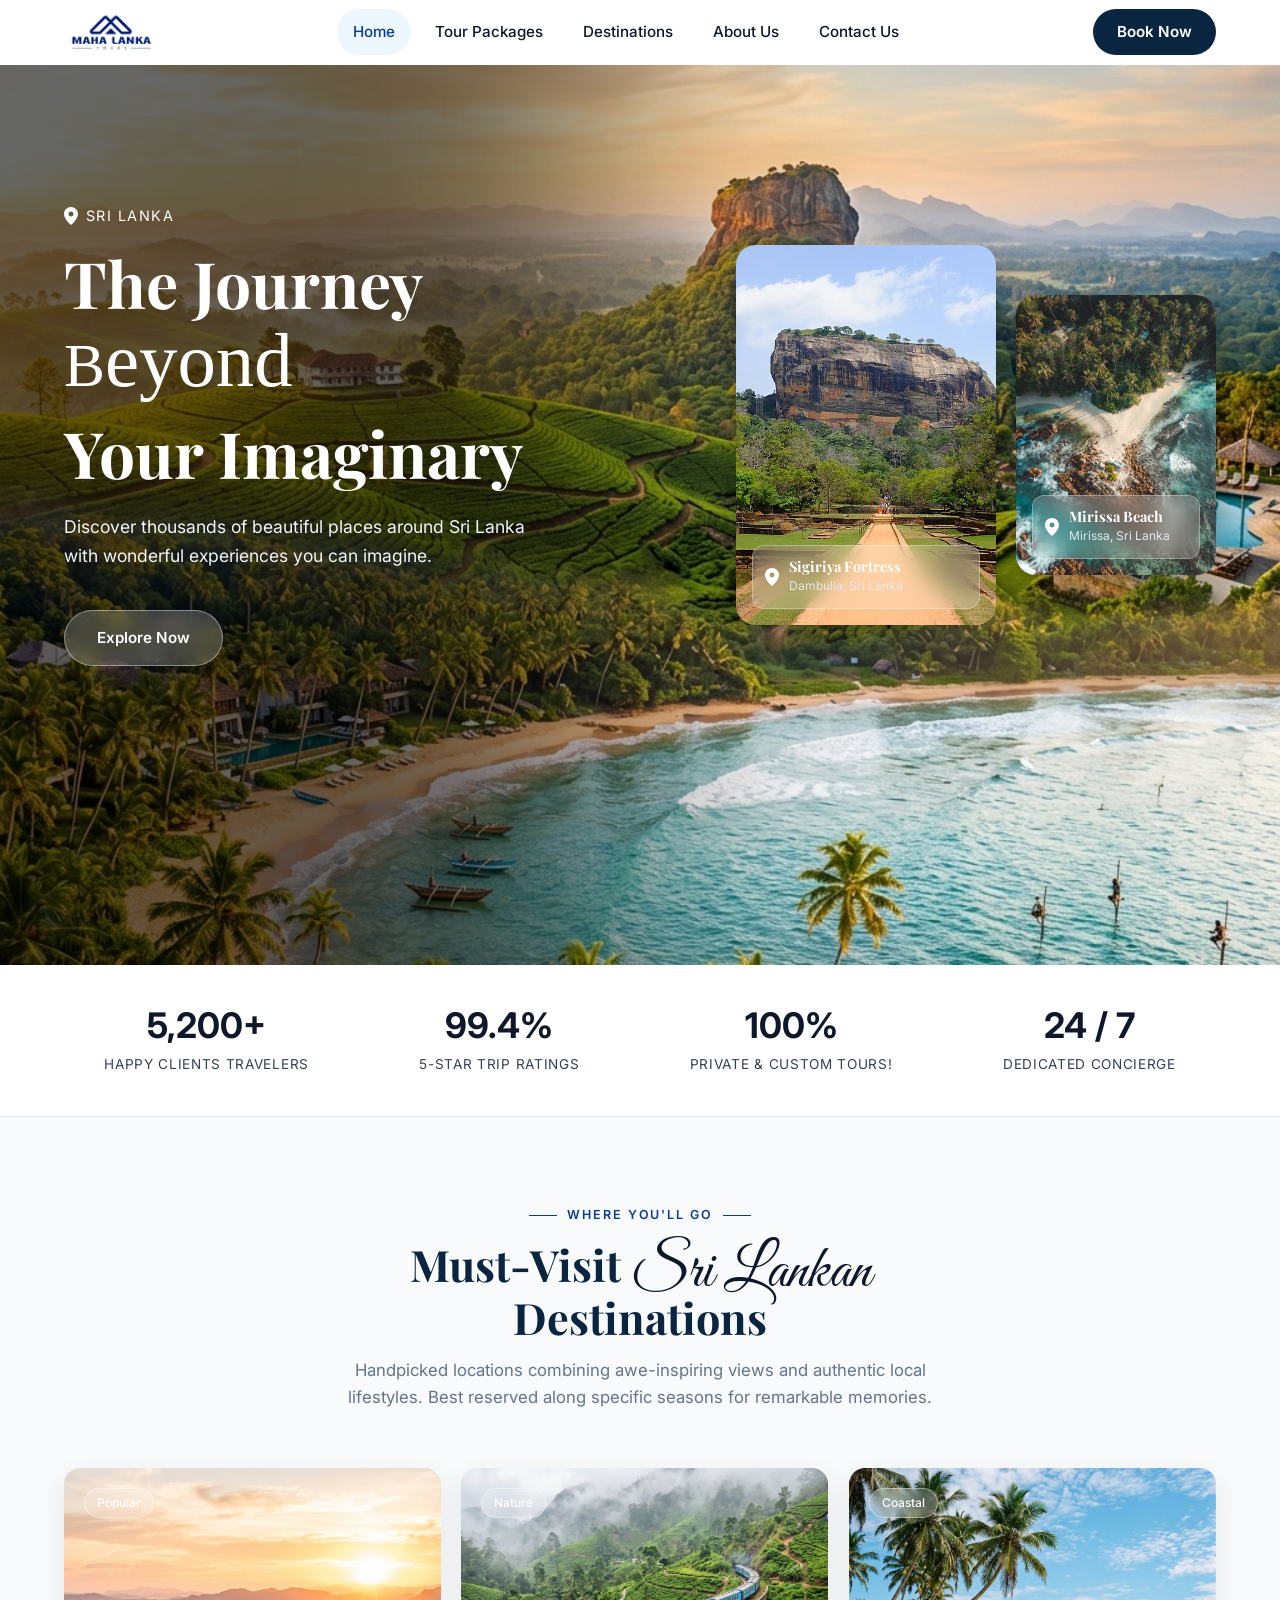
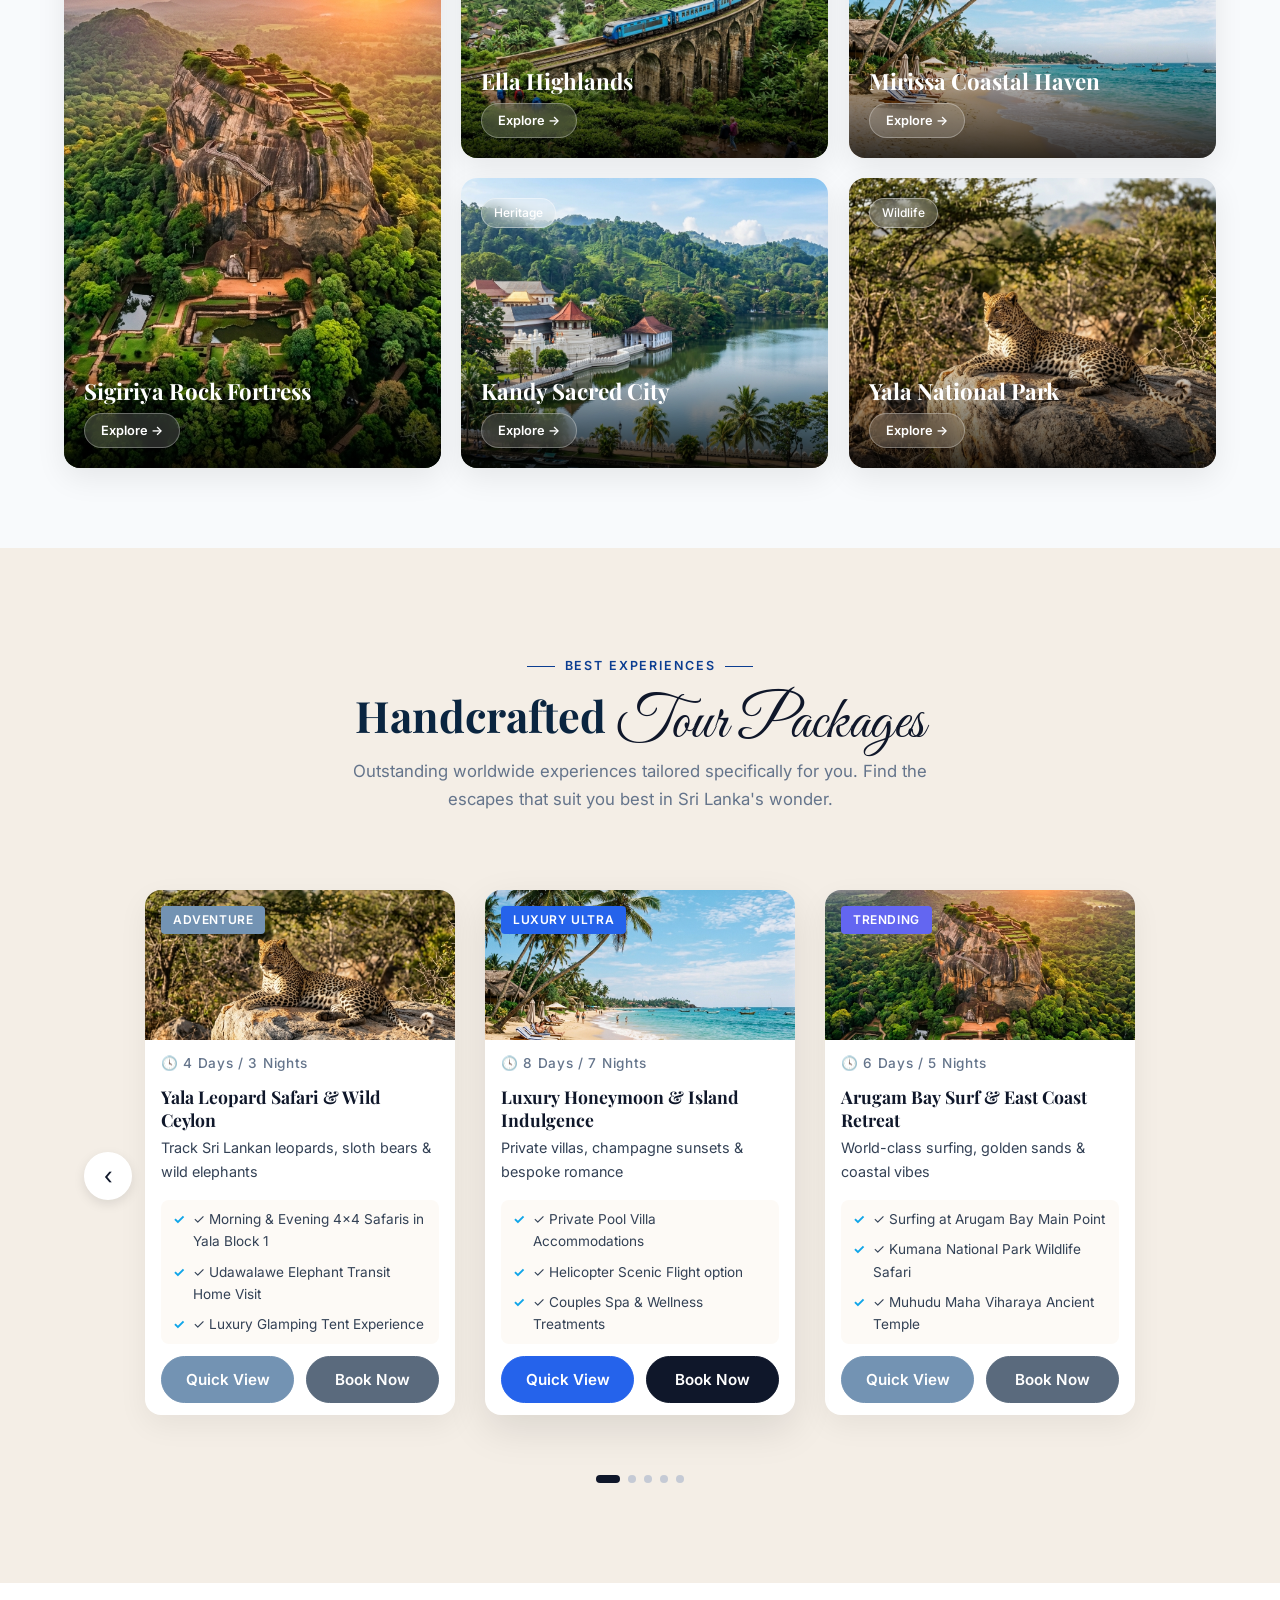
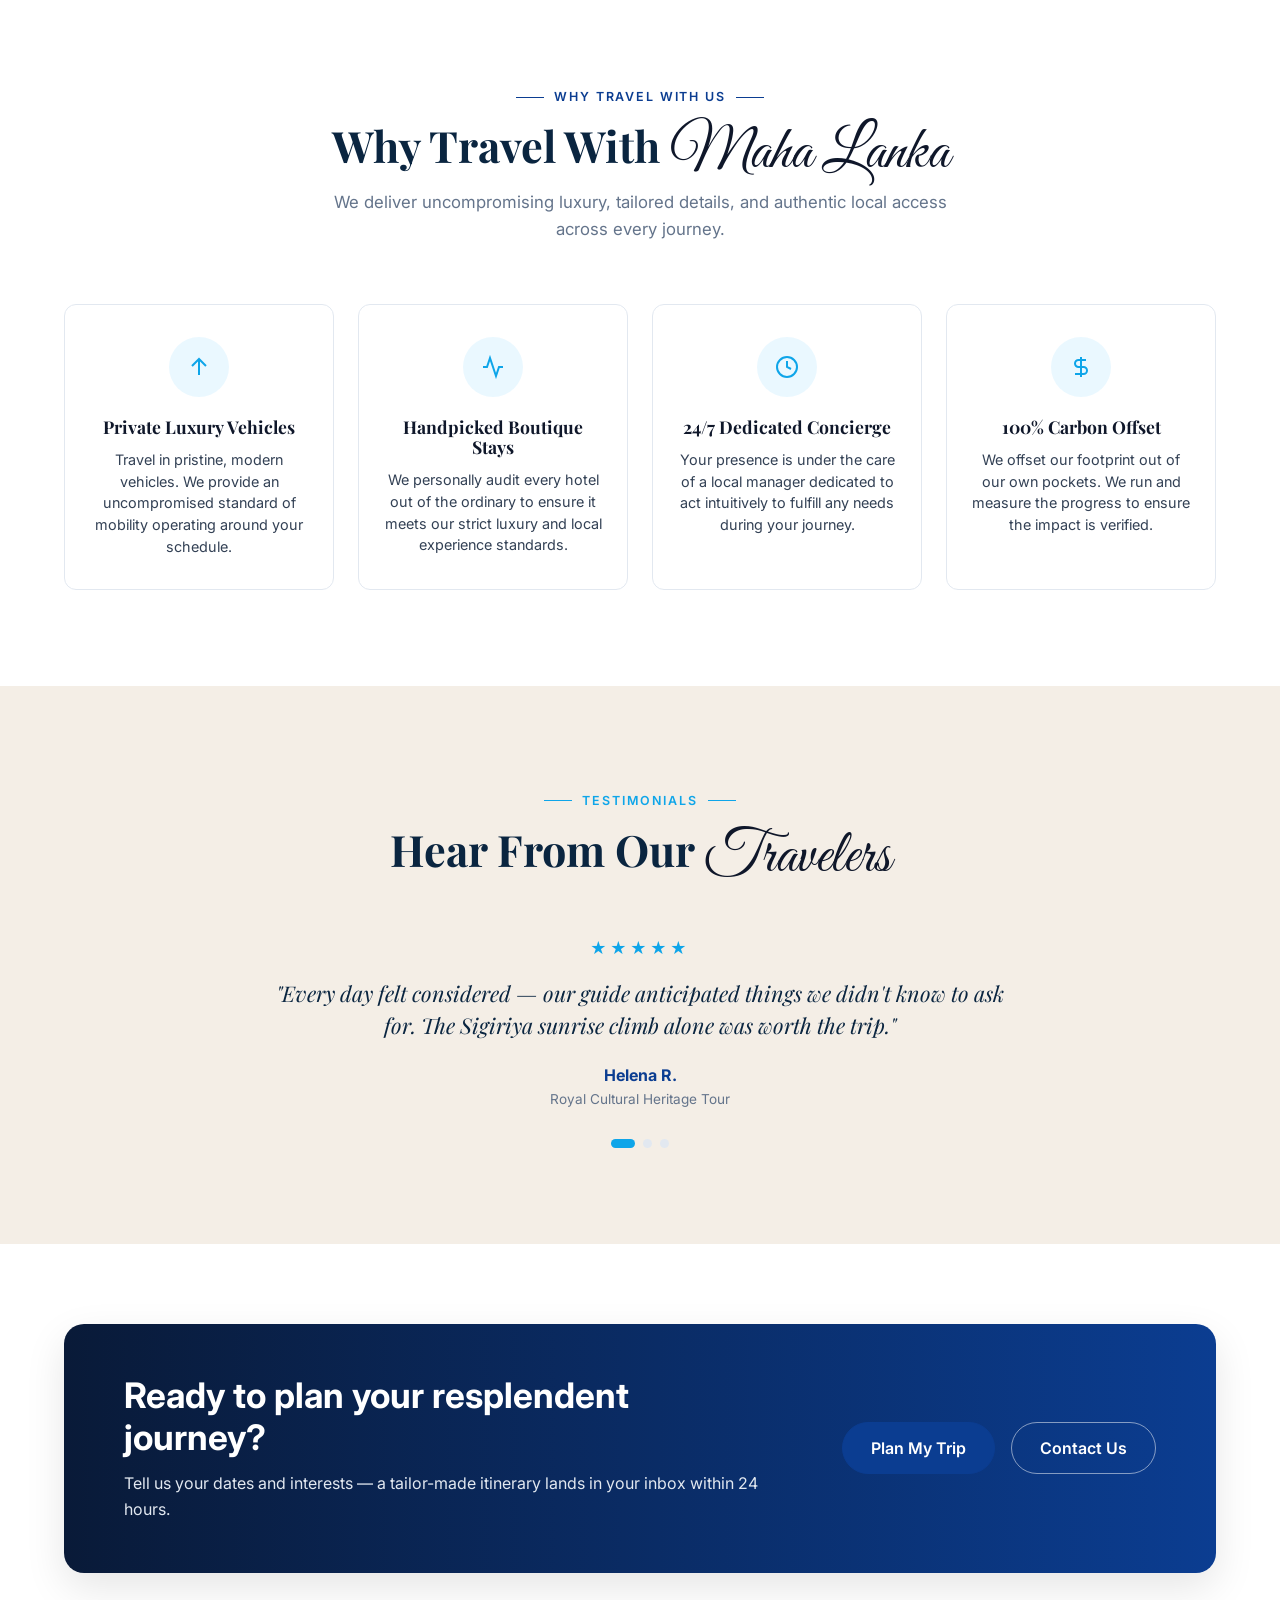
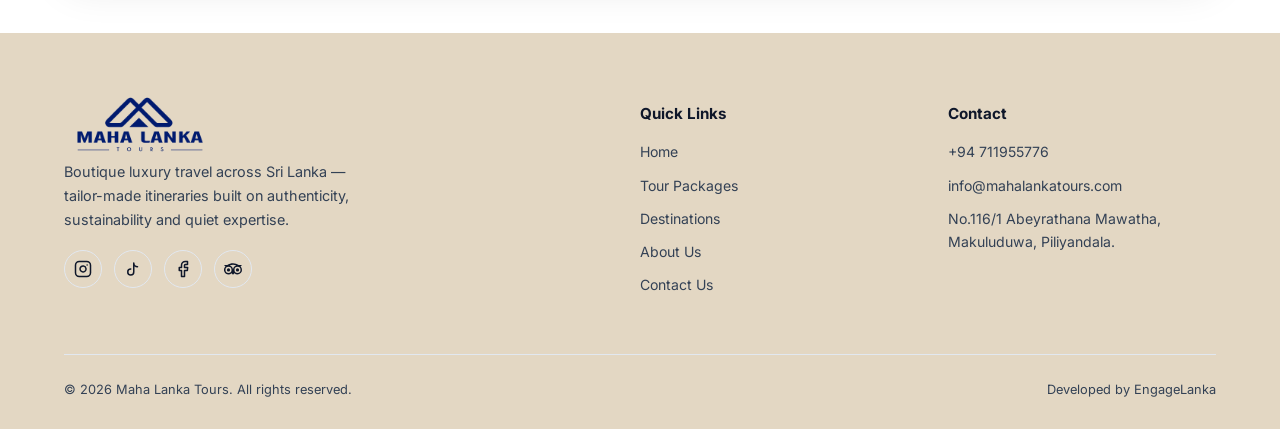
<file: index.html>
<!DOCTYPE html>
<html lang="en">
<head>
<meta charset="UTF-8">
<meta name="viewport" content="width=device-width, initial-scale=1.0">
<title>Maha Lanka Tours — Discover the Resplendent Island in Luxury & Authenticity</title>
<meta name="description" content="Boutique luxury tours of Sri Lanka. Tailor-made itineraries, private chauffeur guides, 24/7 concierge and fully licensed travel.">
<link rel="icon" href="images/favicon.png" type="image/png">
<link rel="preconnect" href="https://fonts.googleapis.com">
<link rel="preconnect" href="https://fonts.gstatic.com" crossorigin>
<link href="https://fonts.googleapis.com/css2?family=Great+Vibes&family=Playfair+Display:wght@600;700&family=Inter:wght@400;500;600;700&display=swap" rel="stylesheet">
<link rel="stylesheet" href="css/style.css">
</head>
<body>

<!-- ===== Header ===== -->
<header class="site-header">
  <div class="container">
    <a href="index.html" class="brand">
      <img src="images/mlankalogo_transparent.png" alt="Maha Lanka Tours Logo" class="brand-mark">
    </a>
    <nav class="main-nav" aria-label="Primary">
      <a href="index.html">Home</a>
      <a href="tours.html">Tour Packages</a>
      <a href="destinations.html">Destinations</a>
      <a href="about.html">About Us</a>
      <a href="contact.html">Contact Us</a>
    </nav>
    <div class="header-actions">
      <button class="btn btn-navy btn-sm" data-open="plan-trip" style="padding: 10px 24px; font-size: 0.95rem;">Book Now</button>
      <button class="hamburger" aria-label="Toggle menu" aria-expanded="false">
        <span></span><span></span><span></span>
      </button>
    </div>
  </div>
</header>

<nav class="mobile-nav" aria-label="Mobile">
  <a href="index.html">Home</a>
  <a href="tours.html">Tour Packages</a>
  <a href="destinations.html">Destinations</a>
  <a href="about.html">About Us</a>
  <a href="contact.html">Contact Us</a>
  <button class="btn btn-navy btn-block" data-open="plan-trip">Plan My Trip</button>
</nav>

<!-- ===== Hero ===== -->
<section class="hero new-hero" style="background-image: url('images/hero_sri_lanka.png');">
  <div class="container hero-container">
    <div class="hero-left">
      <p class="hero-location">
        <svg width="14" height="18" viewBox="0 0 14 18" fill="none" xmlns="http://www.w3.org/2000/svg">
          <path d="M7 0C3.13 0 0 3.13 0 7C0 12.25 7 18 7 18C7 18 14 12.25 14 7C14 3.13 10.87 0 7 0ZM7 9.5C5.62 9.5 4.5 8.38 4.5 7C4.5 5.62 5.62 4.5 7 4.5C8.38 4.5 9.5 5.62 9.5 7C9.5 8.38 8.38 9.5 7 9.5Z" fill="white"/>
        </svg>
        SRI LANKA
      </p>
      <h1>The Journey<br><span style="font-family: 'Reey', cursive; font-weight: normal; font-size: 1.2em;"><span style="font-size: 0.8em;">B</span>eyond</span><br><span style="display: inline-block; margin-top: 15px;">Your Imaginary</span></h1>
      <p class="hero-lede">Discover thousands of beautiful places around Sri Lanka<br>with wonderful experiences you can imagine.</p>
      <a href="tours.html" class="btn btn-explore">Explore Now</a>
    </div>
    
    <div class="hero-right">
      <div class="hero-carousel" id="hero-carousel">
        <div class="carousel-card active">
          <img src="images/carousal/sigiriya.jpeg" alt="Sigiriya Fortress">
          <div class="card-info">
            <svg class="location-icon" width="14" height="18" viewBox="0 0 14 18" fill="none" xmlns="http://www.w3.org/2000/svg">
              <path d="M7 0C3.13 0 0 3.13 0 7C0 12.25 7 18 7 18C7 18 14 12.25 14 7C14 3.13 10.87 0 7 0ZM7 9.5C5.62 9.5 4.5 8.38 4.5 7C4.5 5.62 5.62 4.5 7 4.5C8.38 4.5 9.5 5.62 9.5 7C9.5 8.38 8.38 9.5 7 9.5Z" fill="white"/>
            </svg>
            <div class="card-text">
              <h4>Sigiriya Fortress</h4>
              <p>Dambulla, Sri Lanka</p>
            </div>
          </div>
        </div>
        <div class="carousel-card next">
          <img src="images/carousal/Mirissa-Sri-Lanka4.jpg" alt="Mirissa Beach">
          <div class="card-info">
            <svg class="location-icon" width="14" height="18" viewBox="0 0 14 18" fill="none" xmlns="http://www.w3.org/2000/svg">
              <path d="M7 0C3.13 0 0 3.13 0 7C0 12.25 7 18 7 18C7 18 14 12.25 14 7C14 3.13 10.87 0 7 0ZM7 9.5C5.62 9.5 4.5 8.38 4.5 7C4.5 5.62 5.62 4.5 7 4.5C8.38 4.5 9.5 5.62 9.5 7C9.5 8.38 8.38 9.5 7 9.5Z" fill="white"/>
            </svg>
            <div class="card-text">
              <h4>Mirissa Beach</h4>
              <p>Mirissa, Sri Lanka</p>
            </div>
          </div>
        </div>
        <div class="carousel-card">
          <img src="images/carousal/ellarock.webp" alt="Ella Rock">
          <div class="card-info">
            <svg class="location-icon" width="14" height="18" viewBox="0 0 14 18" fill="none" xmlns="http://www.w3.org/2000/svg">
              <path d="M7 0C3.13 0 0 3.13 0 7C0 12.25 7 18 7 18C7 18 14 12.25 14 7C14 3.13 10.87 0 7 0ZM7 9.5C5.62 9.5 4.5 8.38 4.5 7C4.5 5.62 5.62 4.5 7 4.5C8.38 4.5 9.5 5.62 9.5 7C9.5 8.38 8.38 9.5 7 9.5Z" fill="white"/>
            </svg>
            <div class="card-text">
              <h4>Ella Rock</h4>
              <p>Ella, Sri Lanka</p>
            </div>
          </div>
        </div>
        <div class="carousel-card">
          <img src="images/carousal/Lake-Gregory-Park-1920x600-1.jpg" alt="Lake Gregory">
          <div class="card-info">
            <svg class="location-icon" width="14" height="18" viewBox="0 0 14 18" fill="none" xmlns="http://www.w3.org/2000/svg">
              <path d="M7 0C3.13 0 0 3.13 0 7C0 12.25 7 18 7 18C7 18 14 12.25 14 7C14 3.13 10.87 0 7 0ZM7 9.5C5.62 9.5 4.5 8.38 4.5 7C4.5 5.62 5.62 4.5 7 4.5C8.38 4.5 9.5 5.62 9.5 7C9.5 8.38 8.38 9.5 7 9.5Z" fill="white"/>
            </svg>
            <div class="card-text">
              <h4>Lake Gregory</h4>
              <p>Nuwara Eliya, Sri Lanka</p>
            </div>
          </div>
        </div>
      </div>
    </div>
  </div>
</section>

<!-- ===== Stats Strip ===== -->
<section class="stats-strip">
  <div class="container stats-container">
    <div class="stat-item">
      <h3>5,200+</h3>
      <p>Happy Clients Travelers</p>
    </div>
    <div class="stat-item">
      <h3>99.4%</h3>
      <p>5-Star Trip Ratings</p>
    </div>
    <div class="stat-item">
      <h3>100%</h3>
      <p>Private & Custom Tours!</p>
    </div>
    <div class="stat-item">
      <h3>24 / 7</h3>
      <p>Dedicated Concierge</p>
    </div>
  </div>
</section>

<!-- ===== Destinations Section ===== -->
<section class="section section-destinations">
  <div class="container">
    <div class="section-head center">
      <p class="eyebrow" style="justify-content:center">WHERE YOU'LL GO</p>
      <h2 class="section-title">Must-Visit <span class="script-text">Sri Lankan</span> Destinations</h2>
      <p class="section-sub">Handpicked locations combining awe-inspiring views and authentic local lifestyles. Best reserved along specific seasons for remarkable memories.</p>
    </div>
    <div class="dest-masonry">
      <div class="dest-card-large reveal-up">
        <img src="images/sigiriya_rock.png" alt="Sigiriya">
        <span class="dest-tag">Popular</span>
        <div class="dest-content">
          <h3>Sigiriya Rock Fortress</h3>
          <button class="btn btn-explore-dest" onclick="window.location.href='tours.html'">Explore →</button>
        </div>
      </div>
      <div class="dest-grid-small">
        <div class="dest-card-small reveal-up">
          <img src="images/ella_nine_arch.png" alt="Ella">
          <span class="dest-tag">Nature</span>
          <div class="dest-content">
            <h3>Ella Highlands</h3>
            <button class="btn btn-explore-dest" onclick="window.location.href='tours.html'">Explore →</button>
          </div>
        </div>
        <div class="dest-card-small reveal-up" style="transition-delay: 0.1s">
          <img src="images/mirissa_beach_whale.png" alt="Mirissa">
          <span class="dest-tag">Coastal</span>
          <div class="dest-content">
            <h3>Mirissa Coastal Haven</h3>
            <button class="btn btn-explore-dest" onclick="window.location.href='tours.html'">Explore →</button>
          </div>
        </div>
        <div class="dest-card-small reveal-up">
          <img src="images/kandy_temple.png" alt="Kandy">
          <span class="dest-tag">Heritage</span>
          <div class="dest-content">
            <h3>Kandy Sacred City</h3>
            <button class="btn btn-explore-dest" onclick="window.location.href='tours.html'">Explore →</button>
          </div>
        </div>
        <div class="dest-card-small reveal-up" style="transition-delay: 0.1s">
          <img src="images/yala_leopard_safari.png" alt="Yala">
          <span class="dest-tag">Wildlife</span>
          <div class="dest-content">
            <h3>Yala National Park</h3>
            <button class="btn btn-explore-dest" onclick="window.location.href='tours.html'">Explore →</button>
          </div>
        </div>
      </div>
    </div>
  </div>
</section>

<!-- ===== Tour Packages Section ===== -->
<section class="section section-tours">
  <div class="container">
    <div class="section-head center">
      <p class="eyebrow" style="justify-content:center">BEST EXPERIENCES</p>
      <h2 class="section-title">Handcrafted <span class="script-text">Tour Packages</span></h2>
      <p class="section-sub">Outstanding worldwide experiences tailored specifically for you. Find the escapes that suit you best in Sri Lanka's wonder.</p>
    </div>
    
    <div class="tour-slider">
      <button class="slider-btn prev">‹</button>
      <div class="tour-cards-container">
        <!-- Card 1 (Far left) -->
        <div class="tour-card reveal-up">
          <div class="tour-img">
            <span class="tour-tag">Adventure</span>
            <img src="images/ella_nine_arch.png" alt="Ella Highlands">
          </div>
          <div class="tour-body">
            <div style="display: flex; justify-content: space-between;">
              <p class="tour-meta" style="color: var(--text-muted); text-transform: none;">🕓 6 Days / 5 Nights</p>
            </div>
            <h3>Ella & Hill Country Highlands Escape</h3>
            <p class="tour-desc">Misty tea hills & the nine arches bridge</p>
            <div class="tour-actions" style="margin-top: auto;">
              <button class="btn btn-outline-dark btn-block" style="background: #7393B3; color: white; border-color: #7393B3;" onclick="window.location.href='tours.html'">Quick View</button>
              <button class="btn btn-outline-dark btn-block" style="background: #5A6A7D; color: white; border-color: #5A6A7D;" onclick="window.location.href='tours.html'">Book Now</button>
            </div>
          </div>
        </div>
        
        <!-- Card 2 (Screenshot 1) -->
        <div class="tour-card reveal-up">
          <div class="tour-img">
            <span class="tour-tag" style="background: #7393B3;">ADVENTURE</span>
            <img src="images/yala_leopard_safari.png" alt="Yala Wildlife">
          </div>
          <div class="tour-body">
            <div style="display: flex; justify-content: space-between;">
              <p class="tour-meta" style="color: var(--text-muted); text-transform: none;">🕓 4 Days / 3 Nights</p>
            </div>
            <h3>Yala Leopard Safari & Wild Ceylon</h3>
            <p class="tour-desc">Track Sri Lankan leopards, sloth bears & wild elephants</p>
            <ul class="tour-highlights-list" style="background: #fdfaf6; border-radius: 8px; padding: 8px 12px; margin-bottom: 12px;">
              <li style="margin-bottom: 8px;">✓ Morning & Evening 4x4 Safaris in Yala Block 1</li>
              <li style="margin-bottom: 8px;">✓ Udawalawe Elephant Transit Home Visit</li>
              <li style="margin-bottom: 0;">✓ Luxury Glamping Tent Experience</li>
            </ul>
            <div class="tour-actions" style="margin-top: auto;">
              <button class="btn btn-outline-dark btn-block" style="background: #7393B3; color: white; border-color: #7393B3;" onclick="window.location.href='tours.html'">Quick View</button>
              <button class="btn btn-outline-dark btn-block" style="background: #5A6A7D; color: white; border-color: #5A6A7D;" onclick="window.location.href='tours.html'">Book Now</button>
            </div>
          </div>
        </div>
        
        <!-- Card 3 (Screenshot center) -->
        <div class="tour-card active reveal-up">
          <div class="tour-img">
            <span class="tour-tag" style="background: #2563eb;">LUXURY ULTRA</span>
            <img src="images/mirissa_beach_whale.png" alt="Southern Paradise">
          </div>
          <div class="tour-body">
            <div style="display: flex; justify-content: space-between;">
              <p class="tour-meta" style="color: var(--text-muted); text-transform: none;">🕓 8 Days / 7 Nights</p>
            </div>
            <h3>Luxury Honeymoon & Island Indulgence</h3>
            <p class="tour-desc">Private villas, champagne sunsets & bespoke romance</p>
            <ul class="tour-highlights-list" style="background: #fdfaf6; border-radius: 8px; padding: 8px 12px; margin-bottom: 12px;">
              <li style="margin-bottom: 8px;">✓ Private Pool Villa Accommodations</li>
              <li style="margin-bottom: 8px;">✓ Helicopter Scenic Flight option</li>
              <li style="margin-bottom: 0;">✓ Couples Spa & Wellness Treatments</li>
            </ul>
            <div class="tour-actions" style="margin-top: auto;">
              <button class="btn btn-outline-dark btn-block" style="background: #2563eb; color: white; border-color: #2563eb;" onclick="window.location.href='tours.html'">Quick View</button>
              <button class="btn btn-outline-dark btn-block" style="background: #0f172a; color: white; border-color: #0f172a;" onclick="window.location.href='tours.html'">Book Now</button>
            </div>
          </div>
        </div>
        
        <!-- Card 4 (Screenshot right) -->
        <div class="tour-card reveal-up">
          <div class="tour-img">
            <span class="tour-tag" style="background: #6366f1;">TRENDING</span>
            <img src="images/sigiriya_rock.png" alt="Arugam Bay">
          </div>
          <div class="tour-body">
            <div style="display: flex; justify-content: space-between;">
              <p class="tour-meta" style="color: var(--text-muted); text-transform: none;">🕓 6 Days / 5 Nights</p>
            </div>
            <h3>Arugam Bay Surf & East Coast Retreat</h3>
            <p class="tour-desc">World-class surfing, golden sands & coastal vibes</p>
            <ul class="tour-highlights-list" style="background: #fdfaf6; border-radius: 8px; padding: 8px 12px; margin-bottom: 12px;">
              <li style="margin-bottom: 8px;">✓ Surfing at Arugam Bay Main Point</li>
              <li style="margin-bottom: 8px;">✓ Kumana National Park Wildlife Safari</li>
              <li style="margin-bottom: 0;">✓ Muhudu Maha Viharaya Ancient Temple</li>
            </ul>
            <div class="tour-actions" style="margin-top: auto;">
              <button class="btn btn-outline-dark btn-block" style="background: #7393B3; color: white; border-color: #7393B3;" onclick="window.location.href='tours.html'">Quick View</button>
              <button class="btn btn-outline-dark btn-block" style="background: #5A6A7D; color: white; border-color: #5A6A7D;" onclick="window.location.href='tours.html'">Book Now</button>
            </div>
          </div>
        </div>
        
        <!-- Card 5 (Far right) -->
        <div class="tour-card reveal-up">
          <div class="tour-img">
            <span class="tour-tag" style="background: #6366f1;">BESTSELLER</span>
            <img src="images/sigiriya_rock.png" alt="Royal Cultural">
          </div>
          <div class="tour-body">
            <div style="display: flex; justify-content: space-between;">
              <p class="tour-meta" style="color: var(--text-muted); text-transform: none;">🕓 6 Days / 5 Nights</p>
            </div>
            <h3>The Royal Cultural Heritage Tour</h3>
            <p class="tour-desc">Explore Sigiriya, Dambulla & Kandy Sacred Temples</p>
            <ul class="tour-highlights-list" style="background: #fdfaf6; border-radius: 8px; padding: 8px 12px; margin-bottom: 12px;">
              <li style="margin-bottom: 8px;">✓ Climb UNESCO Sigiriya Rock Fortress</li>
              <li style="margin-bottom: 8px;">✓ Visit Dambulla Golden Cave Temple</li>
              <li style="margin-bottom: 0;">✓ Experience Temple of the Tooth Relic in Kandy</li>
            </ul>
            <div class="tour-actions" style="margin-top: auto;">
              <button class="btn btn-outline-dark btn-block" style="background: #7393B3; color: white; border-color: #7393B3;" onclick="window.location.href='tours.html'">Quick View</button>
              <button class="btn btn-outline-dark btn-block" style="background: #5A6A7D; color: white; border-color: #5A6A7D;" onclick="window.location.href='tours.html'">Book Now</button>
            </div>
          </div>
        </div>
      <button class="slider-btn next">›</button>
    </div>
    
    <div class="slider-dots">
      <button class="active"></button>
      <button></button>
      <button></button>
      <button></button>
      <button></button>
    </div>
  </div>
</section>

<!-- ===== Why Travel With Us Section ===== -->
<section class="section">
  <div class="container">
    <div class="section-head center">
      <p class="eyebrow" style="justify-content:center">WHY TRAVEL WITH US</p>
      <h2 class="section-title">Why Travel With <span class="script-text">Maha Lanka</span></h2>
      <p class="section-sub">We deliver uncompromising luxury, tailored details, and authentic local access across every journey.</p>
    </div>
    <div class="why-us-grid">
      <div class="why-card reveal-up">
        <div class="why-icon">
          <svg width="24" height="24" viewBox="0 0 24 24" fill="none" stroke="currentColor" stroke-width="2"><path d="M5 11l7-7 7 7M12 4v16"/></svg>
        </div>
        <h3>Private Luxury Vehicles</h3>
        <p>Travel in pristine, modern vehicles. We provide an uncompromised standard of mobility operating around your schedule.</p>
      </div>
      <div class="why-card reveal-up" style="transition-delay: 0.1s">
        <div class="why-icon">
          <svg width="24" height="24" viewBox="0 0 24 24" fill="none" stroke="currentColor" stroke-width="2"><path d="M22 12h-4l-3 9L9 3l-3 9H2"/></svg>
        </div>
        <h3>Handpicked Boutique Stays</h3>
        <p>We personally audit every hotel out of the ordinary to ensure it meets our strict luxury and local experience standards.</p>
      </div>
      <div class="why-card reveal-up" style="transition-delay: 0.2s">
        <div class="why-icon">
          <svg width="24" height="24" viewBox="0 0 24 24" fill="none" stroke="currentColor" stroke-width="2"><circle cx="12" cy="12" r="10"/><path d="M12 6v6l4 2"/></svg>
        </div>
        <h3>24/7 Dedicated Concierge</h3>
        <p>Your presence is under the care of a local manager dedicated to act intuitively to fulfill any needs during your journey.</p>
      </div>
      <div class="why-card reveal-up" style="transition-delay: 0.3s">
        <div class="why-icon">
          <svg width="24" height="24" viewBox="0 0 24 24" fill="none" stroke="currentColor" stroke-width="2"><path d="M12 2v20M17 5H9.5a3.5 3.5 0 0 0 0 7h5a3.5 3.5 0 0 1 0 7H6"/></svg>
        </div>
        <h3>100% Carbon Offset</h3>
        <p>We offset our footprint out of our own pockets. We run and measure the progress to ensure the impact is verified.</p>
      </div>
    </div>
  </div>
</section>

<!-- ===== Testimonials ===== -->
<section class="section section-testimonials">
  <div class="container">
    <div class="section-head center">
      <p class="eyebrow" style="justify-content:center;color:var(--sky)">TESTIMONIALS</p>
      <h2 class="section-title">Hear From Our <span class="script-text">Travelers</span></h2>
    </div>
    <div class="testimonial-carousel">
      <div class="testimonial-slide active">
        <div class="stars">★★★★★</div>
        <p class="testimonial-quote">"Every day felt considered — our guide anticipated things we didn't know to ask for. The Sigiriya sunrise climb alone was worth the trip."</p>
        <p class="testimonial-author">Helena R.</p>
        <p class="testimonial-role">Royal Cultural Heritage Tour</p>
      </div>
      <div class="testimonial-slide">
        <div class="stars">★★★★★</div>
        <p class="testimonial-quote">"Watching blue whales at dawn off Mirissa, then sunset on Galle's ramparts the same week — this itinerary was flawlessly paced."</p>
        <p class="testimonial-author">Marcus T.</p>
        <p class="testimonial-role">Southern Paradise & Blue Whale Safari</p>
      </div>
      <div class="testimonial-slide">
        <div class="stars">★★★★★</div>
        <p class="testimonial-quote">"Two leopard sightings and a night under canvas in Yala. The concierge line answered within minutes when our flight changed."</p>
        <p class="testimonial-author">Aiko & Kenji S.</p>
        <p class="testimonial-role">Yala Wildlife & Wild Ceylon Odyssey</p>
      </div>
      <div class="carousel-dots">
        <button class="active" aria-label="Testimonial 1"></button>
        <button aria-label="Testimonial 2"></button>
        <button aria-label="Testimonial 3"></button>
      </div>
    </div>
  </div>
</section>

<!-- ===== CTA Strip ===== -->
<section class="section section-cta-strip">
  <div class="container">
    <div class="cta-strip-card">
      <div class="cta-strip-content">
        <h3>Ready to plan your resplendent<br>journey?</h3>
        <p>Tell us your dates and interests — a tailor-made itinerary lands in your inbox within 24 hours.</p>
      </div>
      <div class="cta-strip-actions">
        <button class="btn btn-amber" data-open="plan-trip">Plan My Trip</button>
        <a href="contact.html" class="btn btn-outline-white">Contact Us</a>
      </div>
    </div>
  </div>
</section>

<!-- ===== Footer ===== -->
<footer class="site-footer">
  <div class="container">
    <div class="footer-grid">
      <div class="footer-brand">
        <a href="index.html" class="brand">
          <img src="images/mlankalogo_transparent.png" alt="Maha Lanka Tours Logo" class="brand-mark">
        </a>
        <p>Boutique luxury travel across Sri Lanka — tailor-made itineraries built on authenticity, sustainability and quiet expertise.</p>
        <div class="social-row">
          <a href="https://www.instagram.com/mahalankatours?utm_source=qr" target="_blank" rel="noopener noreferrer" aria-label="Instagram" style="display:inline-flex;align-items:center;justify-content:center;"><svg width="18" height="18" viewBox="0 0 24 24" fill="none" stroke="currentColor" stroke-width="2" stroke-linecap="round" stroke-linejoin="round"><rect x="2" y="2" width="20" height="20" rx="5" ry="5"></rect><path d="M16 11.37A4 4 0 1 1 12.63 8 4 4 0 0 1 16 11.37z"></path><line x1="17.5" y1="6.5" x2="17.51" y2="6.5"></line></svg></a>
          <a href="https://www.tiktok.com/@mahalankatours" target="_blank" rel="noopener noreferrer" aria-label="TikTok" style="display:inline-flex;align-items:center;justify-content:center;"><svg width="18" height="18" viewBox="0 0 24 24" fill="none" stroke="currentColor" stroke-width="2" stroke-linecap="round" stroke-linejoin="round"><path d="M9 12a4 4 0 1 0 4 4V4a5 5 0 0 0 5 5"></path></svg></a>
          <a href="#" aria-label="Facebook" style="display:inline-flex;align-items:center;justify-content:center;"><svg width="18" height="18" viewBox="0 0 24 24" fill="none" stroke="currentColor" stroke-width="2" stroke-linecap="round" stroke-linejoin="round"><path d="M18 2h-3a5 5 0 0 0-5 5v3H7v4h3v8h4v-8h3.81l.39-4h-4.2V7a1 1 0 0 1 1-1h3z"></path></svg></a>
          <a href="https://www.tripadvisor.com/Attraction_Review-g293962-d12420194-Reviews-Maha_Lanka_Tours-Colombo_Western_Province.html" target="_blank" rel="noopener noreferrer" aria-label="Tripadvisor" style="display:inline-flex;align-items:center;justify-content:center;"><svg width="18" height="18" viewBox="0 0 24 24" fill="currentColor" stroke="none"><path d="M12.006 4.295c-2.67 0-5.338.784-7.645 2.353H0l1.963 2.135a5.997 5.997 0 0 0 4.04 10.43 5.976 5.976 0 0 0 4.075-1.6L12 19.705l1.922-2.09a5.972 5.972 0 0 0 4.072 1.598 6 6 0 0 0 6-5.998 5.982 5.982 0 0 0-1.957-4.432L24 6.648h-4.35a13.573 13.573 0 0 0-7.644-2.353zM12 6.255c1.531 0 3.063.303 4.504.903C13.943 8.138 12 10.43 12 13.1c0-2.671-1.942-4.962-4.504-5.942A11.72 11.72 0 0 1 12 6.256zM6.002 9.157a4.059 4.059 0 1 1 0 8.118 4.059 4.059 0 0 1 0-8.118zm11.992.002a4.057 4.057 0 1 1 .003 8.115 4.057 4.057 0 0 1-.003-8.115zm-11.992 1.93a2.128 2.128 0 0 0 0 4.256 2.128 2.128 0 0 0 0-4.256zm11.992 0a2.128 2.128 0 0 0 0 4.256 2.128 2.128 0 0 0 0-4.256z"/></svg></a>
        </div>
      </div>
      <div class="footer-col">
        <h4>Quick Links</h4>
        <ul>
          <li><a href="index.html">Home</a></li>
          <li><a href="tours.html">Tour Packages</a></li>
          <li><a href="destinations.html">Destinations</a></li>
          <li><a href="about.html">About Us</a></li>
          <li><a href="contact.html">Contact Us</a></li>
        </ul>
      </div>
      <div class="footer-col">
        <h4>Contact</h4>
        <ul>
          <li><a href="tel:+94711955776">+94 711955776</a></li>
          <li><a href="mailto:info@mahalankatours.com">info@mahalankatours.com</a></li>
          <li>No.116/1 Abeyrathana Mawatha, Makuluduwa, Piliyandala.</li>
        </ul>
      </div>
    </div>
    <div class="footer-bottom">
      <span>© 2026 Maha Lanka Tours. All rights reserved.</span>
      <span>Developed by <a href="https://engagelanka.com">EngageLanka</a></span>
    </div>
  </div>
</footer>

<!-- ===== Quick View Modal ===== -->
<div class="modal-overlay" id="quickview-overlay" role="dialog" aria-modal="true" aria-hidden="true" aria-label="Tour quick view">
  <div class="modal">
    <button class="modal-close" aria-label="Close">×</button>
    <div class="modal-hero" id="qv-media"><h3 id="qv-title"></h3></div>
    <div class="modal-body">
      <p id="qv-summary" style="color:var(--text-muted)"></p>
      <h4>Day-by-Day Itinerary</h4>
      <div id="qv-itinerary"></div>
      <h4>What's Included</h4>
      <ul class="include-list" id="qv-includes"></ul>
    </div>
    <div class="modal-footer">
      <span class="pkg-price" id="qv-price" style="margin-right:auto;align-self:center"></span>
      <a href="contact.html" id="qv-book" class="btn btn-primary">Book Now</a>
    </div>
  </div>
</div>

<!-- ===== Plan My Trip Modal ===== -->
<div class="modal-overlay" id="plan-trip-overlay" role="dialog" aria-modal="true" aria-hidden="true" aria-label="Plan my trip">
  <div class="modal">
    <button class="modal-close" aria-label="Close">×</button>
    <div class="modal-body">
      <h3 style="margin-bottom:6px">Plan My Trip</h3>
      <p style="color:var(--text-muted);margin-bottom:24px;font-size:0.9rem">A quick 3-step brief so our concierge can tailor your itinerary.</p>
      <div class="stepper"><div class="dot done"></div><div class="dot"></div><div class="dot"></div></div>

      <div class="step active">
        <h4 style="margin-top:0">What draws you to Sri Lanka?</h4>
        <div class="step-options">
          <button type="button" class="option-card" data-group="interest" data-value="Culture & Heritage"><strong>Culture & Heritage</strong><span>Temples, ruins, ceremonies</span></button>
          <button type="button" class="option-card" data-group="interest" data-value="Beach & Wildlife"><strong>Beach & Wildlife</strong><span>Coasts, whales, safaris</span></button>
          <button type="button" class="option-card" data-group="interest" data-value="Hill Country"><strong>Hill Country</strong><span>Tea, trains, hikes</span></button>
          <button type="button" class="option-card" data-group="interest" data-value="Honeymoon & Luxury"><strong>Honeymoon & Luxury</strong><span>Romance, indulgence</span></button>
        </div>
        <div class="step-nav"><span></span><button type="button" class="btn btn-navy" data-step="next">Continue</button></div>
      </div>

      <div class="step">
        <h4 style="margin-top:0">What's your ideal pace?</h4>
        <div class="step-options">
          <button type="button" class="option-card" data-group="pace" data-value="Relaxed"><strong>Relaxed</strong><span>Few stops, more downtime</span></button>
          <button type="button" class="option-card" data-group="pace" data-value="Balanced"><strong>Balanced</strong><span>A mix of activity & rest</span></button>
          <button type="button" class="option-card" data-group="pace" data-value="Immersive"><strong>Immersive</strong><span>Packed days, many sights</span></button>
          <button type="button" class="option-card" data-group="pace" data-value="Adventurous"><strong>Adventurous</strong><span>Hikes, safaris, activity-led</span></button>
        </div>
        <div class="step-nav"><button type="button" class="btn btn-ghost" data-step="back">Back</button><button type="button" class="btn btn-navy" data-step="next">Continue</button></div>
      </div>

      <div class="step">
        <form id="plan-trip-form">
          <h4 style="margin-top:0">A little about you</h4>
          <div class="form-grid">
            <div class="form-field full"><label for="plan-name">Full name</label><input type="text" id="plan-name" required></div>
            <div class="form-field"><label for="plan-email">Email</label><input type="email" id="plan-email" required></div>
            <div class="form-field"><label for="plan-dates">Approximate dates</label><input type="text" id="plan-dates" placeholder="e.g. March 2027"></div>
          </div>
          <div id="plan-summary" style="margin-top:18px;font-size:0.88rem;color:var(--text-muted)"></div>
          <div class="step-nav"><button type="button" class="btn btn-ghost" data-step="back">Back</button><button type="submit" class="btn btn-primary">Send My Brief</button></div>
          <div class="form-success" id="plan-success">Thank you — your travel brief has been sent to our concierge team.</div>
        </form>
      </div>
    </div>
  </div>
</div>

<script src="js/script.js"></script>
</body>
</html>
</file>
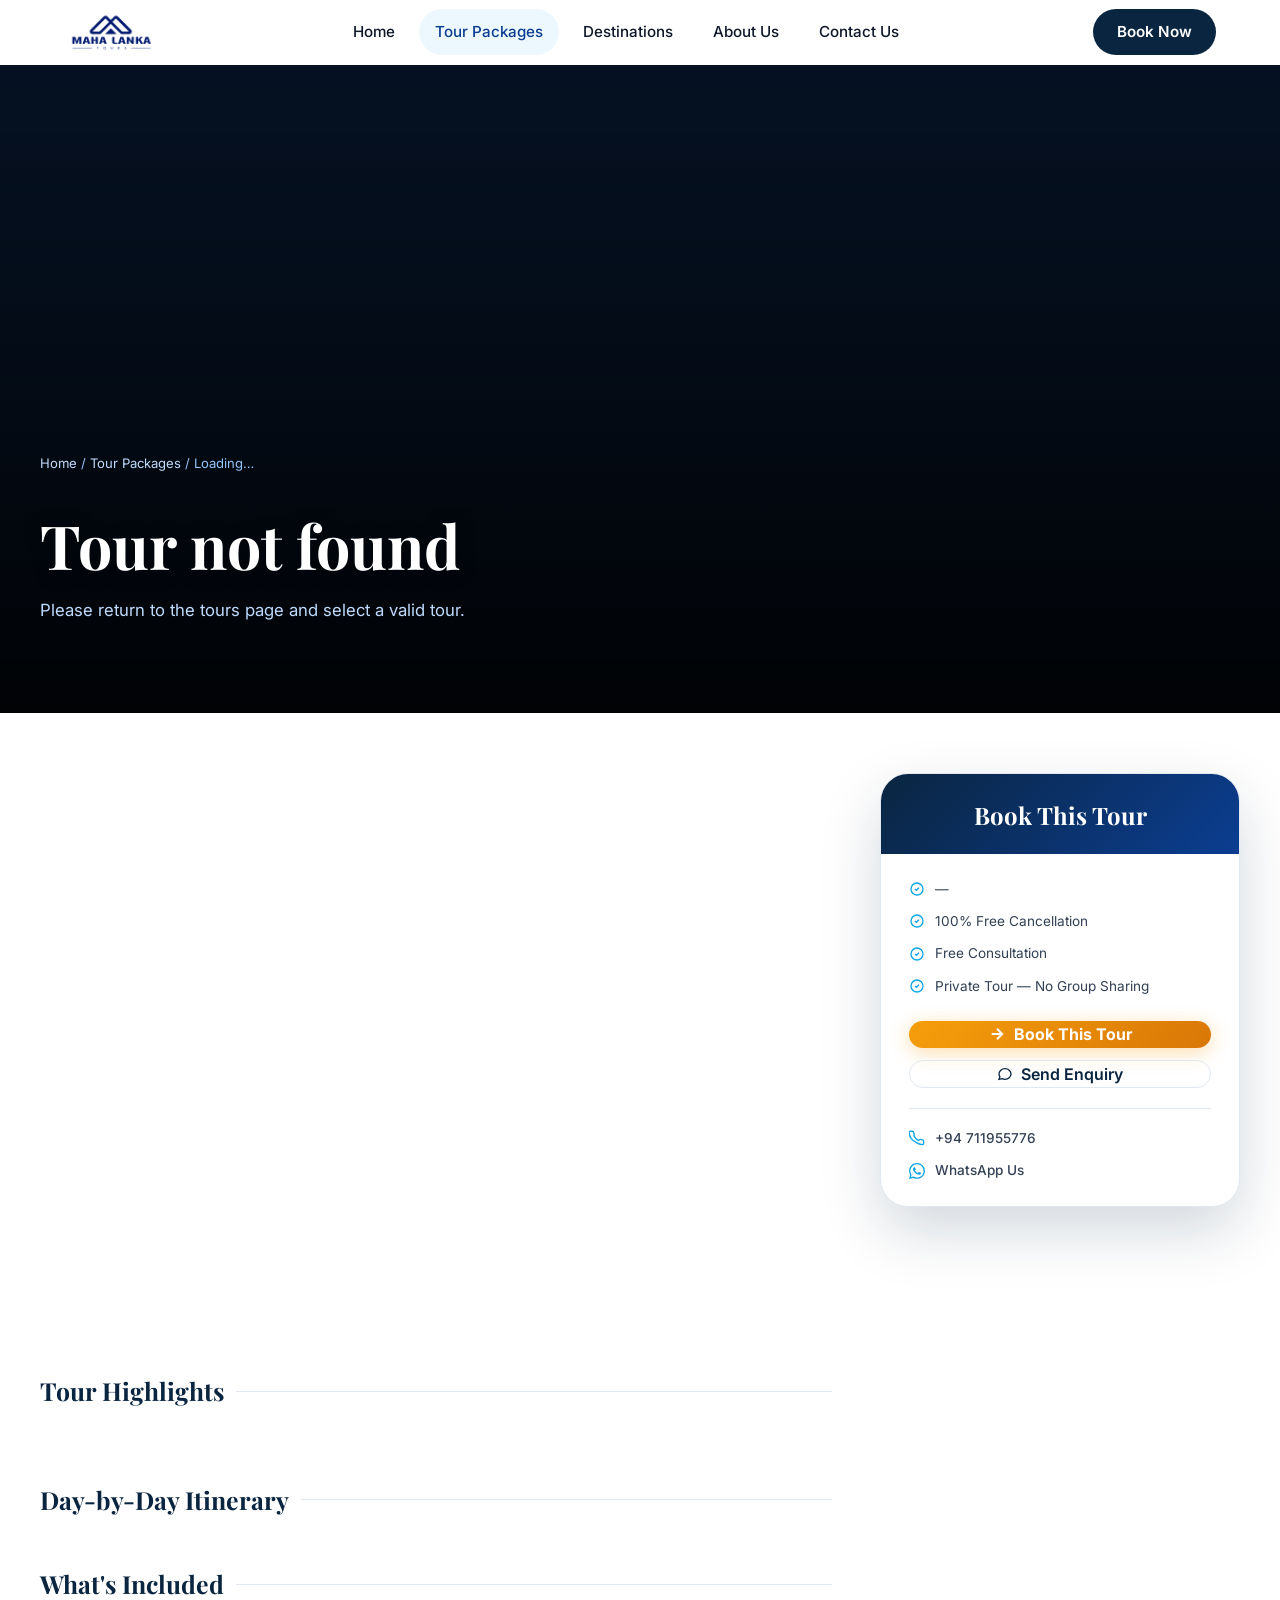
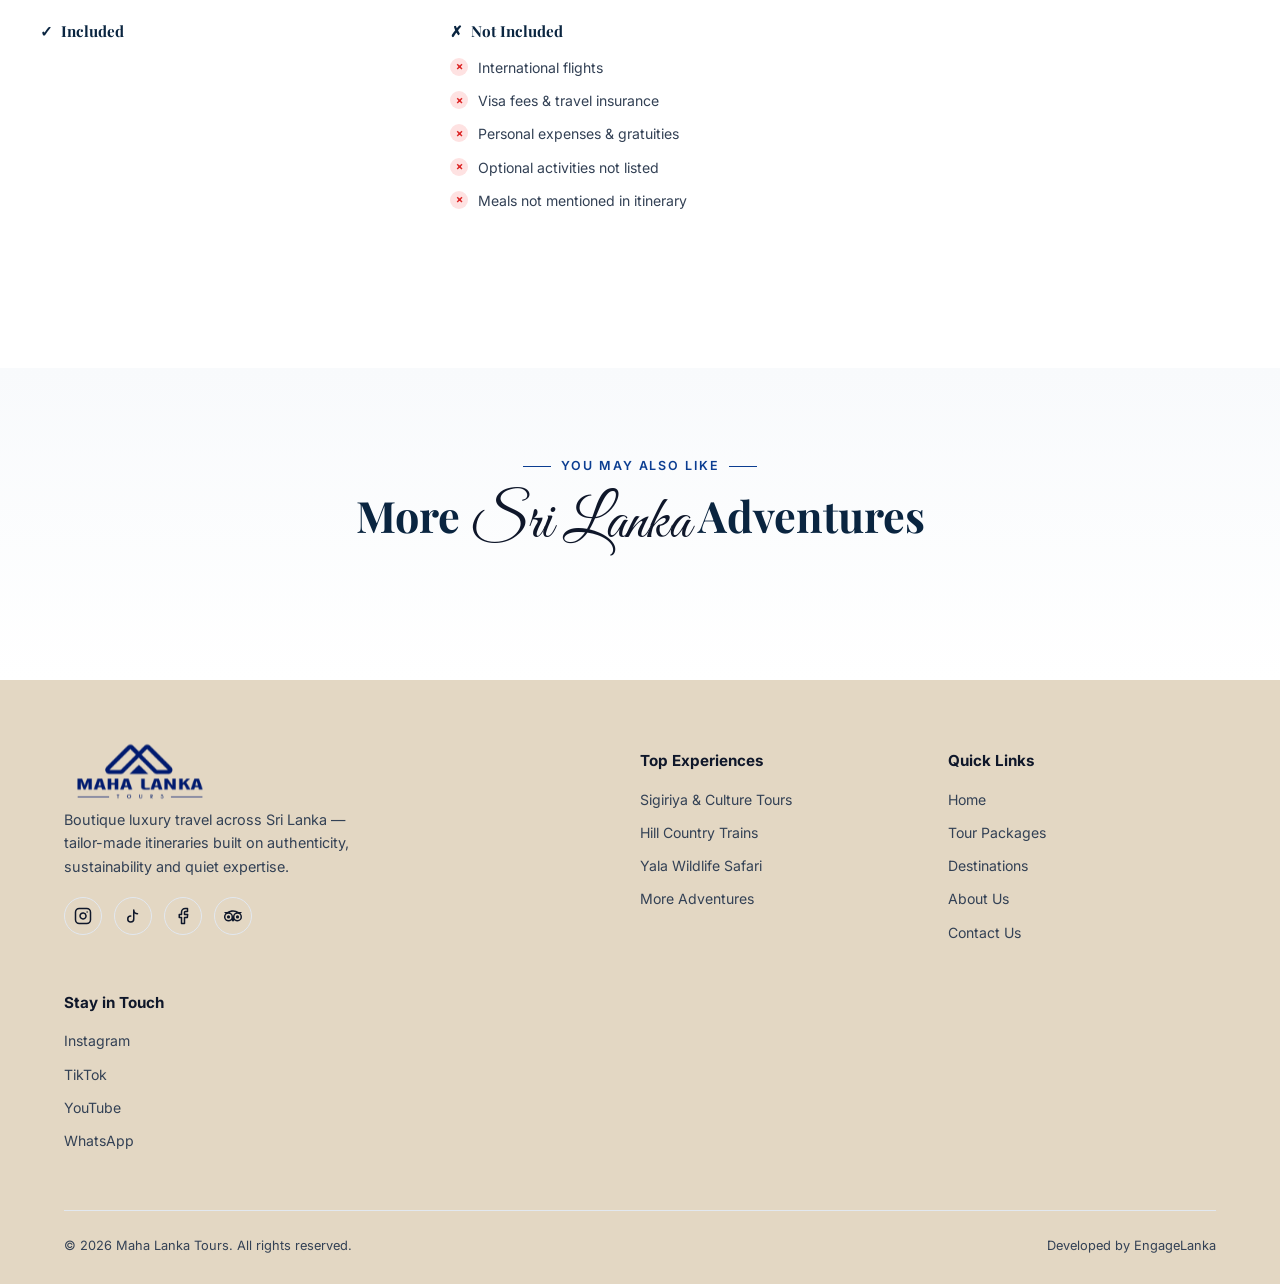
<file: tour-detail.html>
<!DOCTYPE html>
<html lang="en">
<head>
<meta charset="UTF-8">
<meta name="viewport" content="width=device-width, initial-scale=1.0">
<title>Tour Detail — Maha Lanka Tours</title>
<meta name="description" content="Detailed information about this Maha Lanka Tours package — itinerary, inclusions, pricing and booking.">
<link rel="icon" href="images/favicon.png" type="image/png">
<link rel="preconnect" href="https://fonts.googleapis.com">
<link rel="preconnect" href="https://fonts.gstatic.com" crossorigin>
<link href="https://fonts.googleapis.com/css2?family=Great+Vibes&family=Playfair+Display:ital,wght@0,600;0,700;1,600&family=Inter:wght@400;500;600;700&display=swap" rel="stylesheet">
<link rel="stylesheet" href="css/style.css">
<style>
/* =====================================================
   Tour Detail Page – Scoped Styles
   ===================================================== */

/* ---------- Hero ---------- */
.td-hero {
  position: relative;
  min-height: 72vh;
  display: flex;
  align-items: flex-end;
  overflow: hidden;
  background: #061428;
}
.td-hero-img {
  position: absolute;
  inset: 0;
  background-size: cover;
  background-position: center;
  transform: scale(1.06);
  transition: transform 9s ease;
}
.td-hero-img.loaded { transform: scale(1); }
.td-hero-overlay {
  position: absolute;
  inset: 0;
  background: linear-gradient(180deg,
    rgba(0,0,0,0.15) 0%,
    rgba(0,0,0,0.40) 40%,
    rgba(0,0,0,0.88) 100%);
}
.td-hero-content {
  position: relative;
  z-index: 2;
  padding: 0 0 60px;
  width: 100%;
}
.td-hero-badges {
  display: flex;
  flex-wrap: wrap;
  gap: 10px;
  margin-bottom: 20px;
}
.td-badge {
  display: inline-flex;
  align-items: center;
  gap: 6px;
  padding: 6px 14px;
  border-radius: 999px;
  font-size: 0.75rem;
  font-weight: 700;
  letter-spacing: 0.06em;
  text-transform: uppercase;
}
.td-badge--cat { background: var(--brand-blue); color: #fff; }
.td-badge--rating { background: rgba(255,255,255,0.15); color: #fde68a; border: 1px solid rgba(255,255,255,0.25); backdrop-filter: blur(6px); }
.td-badge--tag { background: rgba(255,255,255,0.12); color: #fff; border: 1px solid rgba(255,255,255,0.2); backdrop-filter: blur(6px); }

.td-hero-title {
  font-family: var(--font-display);
  font-size: clamp(2rem, 5vw, 3.8rem);
  font-weight: 700;
  color: #fff;
  line-height: 1.1;
  margin-bottom: 18px;
  max-width: 800px;
  text-shadow: 0 2px 20px rgba(0,0,0,0.3);
}
.td-hero-sub {
  font-size: 1.05rem;
  color: #bfdbfe;
  margin-bottom: 28px;
  max-width: 56ch;
}
.td-meta-row {
  display: flex;
  flex-wrap: wrap;
  gap: 20px;
  align-items: center;
}
.td-meta-item {
  display: flex;
  align-items: center;
  gap: 8px;
  font-size: 0.9rem;
  color: #e2e8f0;
  font-weight: 500;
}
.td-meta-item svg { color: var(--sky-light); flex-shrink: 0; }
.td-meta-price {
  font-family: var(--font-display);
  font-size: 1.5rem;
  font-weight: 700;
  color: #fff;
}
.td-meta-price small { font-family: var(--font-body); font-size: 0.75rem; font-weight: 400; color: #94a3b8; }

/* ---------- Sticky booking bar (mobile) ---------- */
.td-book-bar {
  display: none;
  position: fixed;
  bottom: 0; left: 0; right: 0;
  z-index: 800;
  background: var(--deep-blue);
  padding: 14px 20px;
  align-items: center;
  justify-content: space-between;
  gap: 14px;
  box-shadow: 0 -4px 24px rgba(0,0,0,0.25);
}
.td-book-bar .price-wrap { color: #fff; }
.td-book-bar .price-wrap strong { font-family: var(--font-display); font-size: 1.4rem; display: block; }
.td-book-bar .price-wrap span { font-size: 0.75rem; color: #94a3b8; }

/* ---------- Main layout ---------- */
.td-layout {
  display: grid;
  grid-template-columns: 1fr 360px;
  gap: 48px;
  align-items: start;
  padding: 60px 0 100px;
}
.td-main { min-width: 0; }

/* ---------- Highlights ---------- */
.td-highlights {
  display: grid;
  grid-template-columns: repeat(3, 1fr);
  gap: 18px;
  margin-bottom: 56px;
}
.td-highlight-card {
  background: #f8fafc;
  border: 1px solid var(--border-soft);
  border-radius: var(--radius-md);
  padding: 24px 20px;
  text-align: center;
  transition: transform 0.3s, box-shadow 0.3s;
}
.td-highlight-card:hover { transform: translateY(-4px); box-shadow: var(--shadow-md); }
.td-hl-icon {
  width: 52px; height: 52px;
  border-radius: 14px;
  background: linear-gradient(135deg, var(--deep-blue), var(--royal-blue));
  color: #fff;
  display: flex; align-items: center; justify-content: center;
  margin: 0 auto 14px;
}
.td-highlight-card h4 { font-size: 0.72rem; text-transform: uppercase; letter-spacing: 0.12em; color: var(--text-muted); margin-bottom: 6px; }
.td-highlight-card p { font-size: 1rem; font-weight: 700; color: var(--deep-blue); }

/* ---------- Photo gallery ---------- */
.td-gallery {
  display: grid;
  grid-template-columns: 2fr 1fr;
  grid-template-rows: 240px 240px;
  gap: 12px;
  border-radius: var(--radius-lg);
  overflow: hidden;
  margin-bottom: 56px;
}
.td-gallery-item {
  background-size: cover;
  background-position: center;
  overflow: hidden;
  cursor: pointer;
  position: relative;
  transition: transform 0.5s ease;
}
.td-gallery-item:first-child { grid-row: 1 / 3; }
.td-gallery-item::after {
  content: '';
  position: absolute;
  inset: 0;
  background: rgba(6,20,40,0);
  transition: background 0.3s;
}
.td-gallery-item:hover::after { background: rgba(6,20,40,0.18); }
.td-gallery-item:hover { transform: scale(1.02); }

/* ---------- Section heading ---------- */
.td-section-title {
  font-size: 1.55rem;
  color: var(--deep-blue);
  margin-bottom: 24px;
  display: flex;
  align-items: center;
  gap: 12px;
}
.td-section-title::after {
  content: '';
  flex: 1;
  height: 1px;
  background: var(--border-soft);
}

/* ---------- Tour highlights bullets ---------- */
.td-feature-list {
  display: grid;
  grid-template-columns: 1fr 1fr;
  gap: 14px;
  margin-bottom: 56px;
}
.td-feature-item {
  display: flex;
  gap: 12px;
  align-items: flex-start;
  padding: 16px;
  background: #f8fafc;
  border-radius: var(--radius-sm);
  border: 1px solid var(--border-soft);
}
.td-feature-check {
  flex-shrink: 0;
  width: 24px; height: 24px;
  border-radius: 50%;
  background: rgba(14,165,233,0.12);
  color: var(--sky);
  display: flex; align-items: center; justify-content: center;
  font-size: 0.75rem;
  font-weight: 700;
  margin-top: 1px;
}
.td-feature-item span { font-size: 0.9rem; color: var(--text-body); font-weight: 500; }

/* ---------- Itinerary accordion ---------- */
.td-itinerary { margin-bottom: 56px; }
.td-day {
  border: 1px solid var(--border-soft);
  border-radius: var(--radius-md);
  margin-bottom: 12px;
  overflow: hidden;
  transition: box-shadow 0.3s;
}
.td-day.open { box-shadow: var(--shadow-md); border-color: transparent; }
.td-day-header {
  display: flex;
  align-items: center;
  gap: 16px;
  padding: 18px 22px;
  cursor: pointer;
  user-select: none;
  background: #fff;
  transition: background 0.2s;
}
.td-day-header:hover { background: #f8fafc; }
.td-day.open .td-day-header { background: linear-gradient(135deg, var(--deep-blue), var(--royal-blue)); color: #fff; }
.td-day-num {
  flex-shrink: 0;
  width: 38px; height: 38px;
  border-radius: 10px;
  background: rgba(14,165,233,0.1);
  color: var(--royal-blue);
  display: flex; align-items: center; justify-content: center;
  font-family: var(--font-display);
  font-weight: 700;
  font-size: 0.85rem;
  transition: background 0.2s, color 0.2s;
}
.td-day.open .td-day-num { background: rgba(255,255,255,0.2); color: #fff; }
.td-day-label { flex: 1; font-weight: 600; font-size: 0.95rem; }
.td-day.open .td-day-label { color: #fff; }
.td-day-chevron {
  flex-shrink: 0;
  color: var(--text-muted);
  transition: transform 0.3s;
}
.td-day.open .td-day-chevron { transform: rotate(180deg); color: rgba(255,255,255,0.8); }
.td-day-body {
  max-height: 0;
  overflow: hidden;
  transition: max-height 0.4s cubic-bezier(0.4,0,0.2,1), padding 0.3s;
  background: #fff;
  padding: 0 22px;
}
.td-day-body.open {
  max-height: 300px;
  padding: 20px 22px;
}
.td-day-body p { font-size: 0.93rem; color: var(--text-body); line-height: 1.7; }

/* ---------- Includes / Excludes ---------- */
.td-incl-grid {
  display: grid;
  grid-template-columns: 1fr 1fr;
  gap: 28px;
  margin-bottom: 56px;
}
.td-incl-col h4 { font-size: 0.95rem; font-weight: 700; margin-bottom: 16px; color: var(--deep-blue); }
.td-incl-list { display: flex; flex-direction: column; gap: 10px; }
.td-incl-item {
  display: flex;
  gap: 10px;
  align-items: flex-start;
  font-size: 0.88rem;
  color: var(--text-body);
}
.td-incl-icon-yes {
  flex-shrink: 0; margin-top: 2px;
  width: 18px; height: 18px; border-radius: 50%;
  background: #dcfce7;
  color: #16a34a;
  display: flex; align-items: center; justify-content: center;
  font-size: 0.65rem; font-weight: 700;
}
.td-incl-icon-no {
  flex-shrink: 0; margin-top: 2px;
  width: 18px; height: 18px; border-radius: 50%;
  background: #fee2e2;
  color: #dc2626;
  display: flex; align-items: center; justify-content: center;
  font-size: 0.65rem; font-weight: 700;
}

/* ---------- Booking sidebar ---------- */
.td-sidebar { position: sticky; top: calc(var(--header-h) + 24px); }
.td-booking-card {
  background: #fff;
  border: 1px solid var(--border-soft);
  border-radius: var(--radius-lg);
  overflow: hidden;
  box-shadow: var(--shadow-lg);
}
.td-booking-header {
  background: linear-gradient(135deg, var(--deep-blue), var(--royal-blue));
  padding: 28px 28px 24px;
  color: #fff;
}
.td-booking-header .from { font-size: 0.75rem; text-transform: uppercase; letter-spacing: 0.1em; color: #93c5fd; margin-bottom: 4px; }
.td-booking-header .price { font-family: var(--font-display); font-size: 2.6rem; font-weight: 700; line-height: 1; }
.td-booking-header .per { font-family: var(--font-body); font-size: 0.82rem; color: #94a3b8; }
.td-booking-header .rating-row { display: flex; align-items: center; gap: 6px; margin-top: 12px; font-size: 0.85rem; color: #bfdbfe; }
.td-booking-header .rating-row strong { color: #fde68a; }
.td-booking-body { padding: 24px 28px; }

.td-book-perks { display: flex; flex-direction: column; gap: 10px; margin-bottom: 24px; }
.td-book-perk {
  display: flex; align-items: center; gap: 10px;
  font-size: 0.85rem; color: var(--text-body);
}
.td-book-perk svg { color: var(--sky); flex-shrink: 0; }

.td-book-actions { display: flex; flex-direction: column; gap: 12px; }
.td-book-actions .btn { justify-content: center; font-size: 1rem; padding: 15px 20px; }
.btn-book-now {
  background: linear-gradient(135deg, #f59e0b, #d97706);
  color: #fff;
  border-radius: 999px;
  font-weight: 700;
  box-shadow: 0 4px 20px rgba(245,158,11,0.35);
  transition: transform 0.25s, box-shadow 0.25s;
  display: inline-flex;
  align-items: center;
  justify-content: center;
  gap: 8px;
  text-decoration: none;
}
.btn-book-now:hover { transform: translateY(-2px); box-shadow: 0 8px 28px rgba(245,158,11,0.45); }
.btn-enquire {
  background: transparent;
  color: var(--deep-blue);
  border: 1.5px solid var(--border-soft);
  border-radius: 999px;
  font-weight: 600;
  transition: border-color 0.2s, color 0.2s;
  display: inline-flex;
  align-items: center;
  justify-content: center;
  gap: 8px;
  cursor: pointer;
}
.btn-enquire:hover { border-color: var(--sky); color: var(--sky); }

.td-contact-row {
  border-top: 1px solid var(--border-soft);
  margin-top: 20px;
  padding-top: 18px;
  display: flex; flex-direction: column; gap: 10px;
}
.td-contact-link {
  display: flex; align-items: center; gap: 10px;
  font-size: 0.85rem; color: var(--text-body); font-weight: 500;
  transition: color 0.2s;
}
.td-contact-link:hover { color: var(--sky); }
.td-contact-link svg { color: var(--sky); flex-shrink: 0; }

/* ---------- Related tours ---------- */
.td-related { padding: 80px 0; background: linear-gradient(180deg, #f8fafc 0%, #fff 100%); }
.td-related-grid {
  display: grid;
  grid-template-columns: repeat(3, 1fr);
  gap: 28px;
  margin-top: 44px;
}
.td-rel-card {
  background: #fff;
  border-radius: var(--radius-md);
  overflow: hidden;
  border: 1px solid var(--border-soft);
  box-shadow: var(--shadow-sm);
  transition: transform 0.3s, box-shadow 0.3s;
  cursor: pointer;
}
.td-rel-card:hover { transform: translateY(-6px); box-shadow: var(--shadow-lg); }
.td-rel-img {
  height: 180px;
  background-size: cover;
  background-position: center;
  position: relative;
}
.td-rel-img-badge {
  position: absolute; top: 14px; left: 14px;
  background: var(--deep-blue); color: #fff;
  padding: 4px 12px; border-radius: 999px;
  font-size: 0.68rem; font-weight: 700; text-transform: uppercase; letter-spacing: 0.05em;
}
.td-rel-price {
  position: absolute; bottom: 14px; right: 14px;
  background: rgba(6,20,40,0.78); color: #fff;
  padding: 5px 12px; border-radius: 999px;
  font-size: 0.88rem; font-weight: 700;
  backdrop-filter: blur(4px);
}
.td-rel-body { padding: 18px 20px; }
.td-rel-meta { display: flex; justify-content: space-between; font-size: 0.8rem; color: var(--text-muted); margin-bottom: 8px; }
.td-rel-stars { color: #f59e0b; font-weight: 700; }
.td-rel-body h4 { font-size: 1.05rem; color: var(--deep-blue); margin-bottom: 4px; line-height: 1.3; }
.td-rel-body p { font-size: 0.82rem; color: var(--text-muted); }
.td-rel-link { display: inline-flex; align-items: center; gap: 5px; margin-top: 12px; font-size: 0.82rem; font-weight: 600; color: var(--sky); }

/* ---------- Responsive ---------- */
@media (max-width: 1100px) {
  .td-layout { grid-template-columns: 1fr 320px; gap: 36px; }
}
@media (max-width: 900px) {
  .td-layout { grid-template-columns: 1fr; }
  .td-sidebar { position: static; }
  .td-book-bar { display: flex; }
  .td-highlights { grid-template-columns: 1fr 1fr; }
  .td-feature-list { grid-template-columns: 1fr; }
  .td-incl-grid { grid-template-columns: 1fr; }
  .td-gallery { grid-template-columns: 1fr; grid-template-rows: auto; }
  .td-gallery-item { height: 220px; }
  .td-gallery-item:first-child { grid-row: auto; height: 280px; }
  .td-related-grid { grid-template-columns: 1fr 1fr; }
  .td-hero { min-height: 55vh; }
}
@media (max-width: 600px) {
  .td-highlights { grid-template-columns: 1fr; }
  .td-related-grid { grid-template-columns: 1fr; }
  .td-hero-title { font-size: 1.9rem; }
  .td-layout { padding: 36px 0 120px; }
  .td-booking-card { margin-bottom: 24px; }
}
</style>
</head>
<body>

<!-- ===== Header ===== -->
<header class="site-header">
  <div class="container">
    <a href="index.html" class="brand">
      <img src="images/mlankalogo_transparent.png" alt="Maha Lanka Tours Logo" class="brand-mark">
    </a>
    <nav class="main-nav" aria-label="Primary">
      <a href="index.html">Home</a>
      <a href="tours.html" class="active">Tour Packages</a>
      <a href="destinations.html">Destinations</a>
      <a href="about.html">About Us</a>
      <a href="contact.html">Contact Us</a>
    </nav>
    <div class="header-actions">
      <button class="btn btn-navy btn-sm" data-open="plan-trip" style="padding:10px 24px;font-size:0.95rem;">Book Now</button>
      <button class="hamburger" aria-label="Toggle menu" aria-expanded="false"><span></span><span></span><span></span></button>
    </div>
  </div>
</header>
<nav class="mobile-nav" aria-label="Mobile">
  <a href="index.html">Home</a>
  <a href="tours.html">Tour Packages</a>
  <a href="destinations.html">Destinations</a>
  <a href="about.html">About Us</a>
  <a href="contact.html">Contact Us</a>
  <button class="btn btn-navy btn-block" data-open="plan-trip">Plan My Trip</button>
</nav>

<!-- ===== Hero ===== -->
<section class="td-hero" id="td-hero">
  <div class="td-hero-img" id="td-hero-img"></div>
  <div class="td-hero-overlay"></div>
  <div class="container td-hero-content">
    <p class="breadcrumbs" id="td-breadcrumbs">
      <a href="index.html">Home</a> / <a href="tours.html">Tour Packages</a> / <span id="td-bread-name">Loading…</span>
    </p>
    <div class="td-hero-badges" id="td-hero-badges"></div>
    <h1 class="td-hero-title" id="td-hero-title">Loading…</h1>
    <p class="td-hero-sub" id="td-hero-sub"></p>
    <div class="td-meta-row" id="td-meta-row"></div>
  </div>
</section>

<!-- ===== Mobile sticky book bar ===== -->
<div class="td-book-bar" id="td-book-bar" style="justify-content: center;">
  <a href="contact.html" id="td-bar-btn" class="btn-book-now" style="padding:12px 28px;font-size:0.95rem;width:100%;text-align:center;">Book Now</a>
</div>

<!-- ===== Main Content ===== -->
<main>
<div class="container td-layout">

  <!-- Left: main content -->
  <div class="td-main">

    <!-- Key highlights strip -->
    <div class="td-highlights" id="td-highlights"></div>

    <!-- Photo gallery -->
    <div class="td-gallery" id="td-gallery"></div>

    <!-- Tour features -->
    <h2 class="td-section-title">Tour Highlights</h2>
    <div class="td-feature-list" id="td-feature-list"></div>

    <!-- Day by day itinerary -->
    <h2 class="td-section-title">Day-by-Day Itinerary</h2>
    <div class="td-itinerary" id="td-itinerary"></div>

    <!-- Includes / Excludes -->
    <h2 class="td-section-title">What's Included</h2>
    <div class="td-incl-grid">
      <div class="td-incl-col">
        <h4>&#10003; &nbsp;Included</h4>
        <div class="td-incl-list" id="td-includes"></div>
      </div>
      <div class="td-incl-col">
        <h4>&#10007; &nbsp;Not Included</h4>
        <div class="td-incl-list">
          <div class="td-incl-item"><span class="td-incl-icon-no">&#10007;</span><span>International flights</span></div>
          <div class="td-incl-item"><span class="td-incl-icon-no">&#10007;</span><span>Visa fees &amp; travel insurance</span></div>
          <div class="td-incl-item"><span class="td-incl-icon-no">&#10007;</span><span>Personal expenses &amp; gratuities</span></div>
          <div class="td-incl-item"><span class="td-incl-icon-no">&#10007;</span><span>Optional activities not listed</span></div>
          <div class="td-incl-item"><span class="td-incl-icon-no">&#10007;</span><span>Meals not mentioned in itinerary</span></div>
        </div>
      </div>
    </div>

  </div>

  <!-- Right: booking sidebar -->
  <aside class="td-sidebar">
    <div class="td-booking-card">
      <div class="td-booking-header">
        <h3 style="color: #fff; margin: 0; font-family: var(--font-display); font-size: 1.5rem; text-align: center;">Book This Tour</h3>
      </div>
      <div class="td-booking-body">
        <div class="td-book-perks" id="td-book-perks">
          <div class="td-book-perk" id="td-perk-dur-row">
            <svg width="16" height="16" viewBox="0 0 24 24" fill="none" stroke="currentColor" stroke-width="2"><path d="M9 12l2 2 4-4m6 2a9 9 0 11-18 0 9 9 0 0118 0z"/></svg>
            <span id="td-perk-dur">—</span>
          </div>
          <div class="td-book-perk">
            <svg width="16" height="16" viewBox="0 0 24 24" fill="none" stroke="currentColor" stroke-width="2"><path d="M9 12l2 2 4-4m6 2a9 9 0 11-18 0 9 9 0 0118 0z"/></svg>
            100% Free Cancellation
          </div>
          <div class="td-book-perk">
            <svg width="16" height="16" viewBox="0 0 24 24" fill="none" stroke="currentColor" stroke-width="2"><path d="M9 12l2 2 4-4m6 2a9 9 0 11-18 0 9 9 0 0118 0z"/></svg>
            Free Consultation
          </div>
          <div class="td-book-perk">
            <svg width="16" height="16" viewBox="0 0 24 24" fill="none" stroke="currentColor" stroke-width="2"><path d="M9 12l2 2 4-4m6 2a9 9 0 11-18 0 9 9 0 0118 0z"/></svg>
            Private Tour — No Group Sharing
          </div>
        </div>
        <div class="td-book-actions">
          <a href="contact.html" id="td-book-btn" class="btn-book-now">
            <svg width="18" height="18" viewBox="0 0 24 24" fill="none" stroke="currentColor" stroke-width="2.5"><path d="M5 12h14M12 5l7 7-7 7"/></svg>
            Book This Tour
          </a>
          <button class="btn-enquire" data-open="plan-trip">
            <svg width="16" height="16" viewBox="0 0 24 24" fill="none" stroke="currentColor" stroke-width="2"><path d="M8 12h.01M12 12h.01M16 12h.01M21 12c0 4.418-4.03 8-9 8a9.863 9.863 0 01-4.255-.949L3 20l1.395-3.72C3.512 15.042 3 13.574 3 12c0-4.418 4.03-8 9-8s9 3.582 9 8z"/></svg>
            Send Enquiry
          </button>
        </div>
        <div class="td-contact-row">
          <a href="tel:+94711955776" class="td-contact-link">
            <svg width="16" height="16" viewBox="0 0 24 24" fill="none" stroke="currentColor" stroke-width="2"><path d="M22 16.92v3a2 2 0 01-2.18 2 19.79 19.79 0 01-8.63-3.07A19.5 19.5 0 013.07 12.63 19.79 19.79 0 01.03 4a2 2 0 012-2.18h3a2 2 0 012 1.72 12.84 12.84 0 00.7 2.81 2 2 0 01-.45 2.11L8.09 9.91a16 16 0 006 6l1.27-1.27a2 2 0 012.11-.45 12.84 12.84 0 002.81.7A2 2 0 0122 16.92z"/></svg>
            +94 711955776
          </a>
          <a href="https://wa.me/94711955776" class="td-contact-link" target="_blank" rel="noopener noreferrer">
            <svg width="16" height="16" viewBox="0 0 24 24" fill="currentColor"><path d="M17.472 14.382c-.297-.149-1.758-.867-2.03-.967-.273-.099-.471-.148-.67.15-.197.297-.767.966-.94 1.164-.173.199-.347.223-.644.075-.297-.15-1.255-.463-2.39-1.475-.883-.788-1.48-1.761-1.653-2.059-.173-.297-.018-.458.13-.606.134-.133.298-.347.446-.52.149-.174.198-.298.298-.497.099-.198.05-.371-.025-.52-.075-.149-.669-1.612-.916-2.207-.242-.579-.487-.5-.669-.51-.173-.008-.371-.01-.57-.01-.198 0-.52.074-.792.372-.272.297-1.04 1.016-1.04 2.479 0 1.462 1.065 2.875 1.213 3.074.149.198 2.096 3.2 5.077 4.487.709.306 1.262.489 1.694.625.712.227 1.36.195 1.871.118.571-.085 1.758-.719 2.006-1.413.248-.694.248-1.289.173-1.413-.074-.124-.272-.198-.57-.347m-5.421 7.403h-.004a9.87 9.87 0 01-5.031-1.378l-.361-.214-3.741.982.998-3.648-.235-.374a9.86 9.86 0 01-1.51-5.26c.001-5.45 4.436-9.884 9.888-9.884 2.64 0 5.122 1.03 6.988 2.898a9.825 9.825 0 012.893 6.994c-.003 5.45-4.437 9.884-9.885 9.884m8.413-18.297A11.815 11.815 0 0012.05 0C5.495 0 .16 5.335.157 11.892c0 2.096.547 4.142 1.588 5.945L.057 24l6.305-1.654a11.882 11.882 0 005.683 1.448h.005c6.554 0 11.89-5.335 11.893-11.893a11.821 11.821 0 00-3.48-8.413z"/></svg>
            WhatsApp Us
          </a>
        </div>
      </div>
    </div>
  </aside>

</div><!-- /.td-layout -->
</main>

<!-- ===== Related Tours ===== -->
<section class="td-related">
  <div class="container">
    <div class="section-head center">
      <p class="eyebrow" style="justify-content:center">YOU MAY ALSO LIKE</p>
      <h2 class="section-title">More <span class="script-text">Sri Lanka</span> Adventures</h2>
    </div>
    <div class="td-related-grid" id="td-related-grid"></div>
  </div>
</section>

<!-- ===== Footer ===== -->
<footer class="site-footer">
  <div class="container">
    <div class="footer-grid">
      <div class="footer-brand">
        <a href="index.html" class="brand">
          <img src="images/mlankalogo_transparent.png" alt="Maha Lanka Tours Logo" class="brand-mark">
        </a>
        <p>Boutique luxury travel across Sri Lanka — tailor-made itineraries built on authenticity, sustainability and quiet expertise.</p>
        <div class="social-row"><a href="https://www.instagram.com/mahalankatours?utm_source=qr" target="_blank" rel="noopener noreferrer" aria-label="Instagram" style="display:inline-flex;align-items:center;justify-content:center;"><svg width="18" height="18" viewBox="0 0 24 24" fill="none" stroke="currentColor" stroke-width="2" stroke-linecap="round" stroke-linejoin="round"><rect x="2" y="2" width="20" height="20" rx="5" ry="5"></rect><path d="M16 11.37A4 4 0 1 1 12.63 8 4 4 0 0 1 16 11.37z"></path><line x1="17.5" y1="6.5" x2="17.51" y2="6.5"></line></svg></a><a href="https://www.tiktok.com/@mahalankatours" target="_blank" rel="noopener noreferrer" aria-label="TikTok" style="display:inline-flex;align-items:center;justify-content:center;"><svg width="18" height="18" viewBox="0 0 24 24" fill="none" stroke="currentColor" stroke-width="2" stroke-linecap="round" stroke-linejoin="round"><path d="M9 12a4 4 0 1 0 4 4V4a5 5 0 0 0 5 5"></path></svg></a><a href="#" aria-label="Facebook" style="display:inline-flex;align-items:center;justify-content:center;"><svg width="18" height="18" viewBox="0 0 24 24" fill="none" stroke="currentColor" stroke-width="2" stroke-linecap="round" stroke-linejoin="round"><path d="M18 2h-3a5 5 0 0 0-5 5v3H7v4h3v8h4v-8h3.81l.39-4h-4.2V7a1 1 0 0 1 1-1h3z"></path></svg></a><a href="https://www.tripadvisor.com/Attraction_Review-g293962-d12420194-Reviews-Maha_Lanka_Tours-Colombo_Western_Province.html" target="_blank" rel="noopener noreferrer" aria-label="Tripadvisor" style="display:inline-flex;align-items:center;justify-content:center;"><svg width="18" height="18" viewBox="0 0 24 24" fill="currentColor" stroke="none"><path d="M12.006 4.295c-2.67 0-5.338.784-7.645 2.353H0l1.963 2.135a5.997 5.997 0 0 0 4.04 10.43 5.976 5.976 0 0 0 4.075-1.6L12 19.705l1.922-2.09a5.972 5.972 0 0 0 4.072 1.598 6 6 0 0 0 6-5.998 5.982 5.982 0 0 0-1.957-4.432L24 6.648h-4.35a13.573 13.573 0 0 0-7.644-2.353zM12 6.255c1.531 0 3.063.303 4.504.903C13.943 8.138 12 10.43 12 13.1c0-2.671-1.942-4.962-4.504-5.942A11.72 11.72 0 0 1 12 6.256zM6.002 9.157a4.059 4.059 0 1 1 0 8.118 4.059 4.059 0 0 1 0-8.118zm11.992.002a4.057 4.057 0 1 1 .003 8.115 4.057 4.057 0 0 1-.003-8.115zm-11.992 1.93a2.128 2.128 0 0 0 0 4.256 2.128 2.128 0 0 0 0-4.256zm11.992 0a2.128 2.128 0 0 0 0 4.256 2.128 2.128 0 0 0 0-4.256z"/></svg></a></div>
      </div>
      <div class="footer-col"><h4>Top Experiences</h4><ul><li><a href="tours.html">Sigiriya &amp; Culture Tours</a></li><li><a href="tours.html">Hill Country Trains</a></li><li><a href="tours.html">Yala Wildlife Safari</a></li><li><a href="tours.html">More Adventures</a></li></ul></div>
      <div class="footer-col"><h4>Quick Links</h4><ul><li><a href="index.html">Home</a></li><li><a href="tours.html">Tour Packages</a></li><li><a href="destinations.html">Destinations</a></li><li><a href="about.html">About Us</a></li><li><a href="contact.html">Contact Us</a></li></ul></div>
      <div class="footer-col"><h4>Stay in Touch</h4><ul><li><a href="https://www.instagram.com/mahalankatours?utm_source=qr" target="_blank" rel="noopener noreferrer">Instagram</a></li><li><a href="https://www.tiktok.com/@mahalankatours" target="_blank" rel="noopener noreferrer">TikTok</a></li><li><a href="#">YouTube</a></li><li><a href="https://wa.me/94711955776" target="_blank" rel="noopener noreferrer">WhatsApp</a></li></ul></div>
    </div>
    <div class="footer-bottom">
      <span>&copy; 2026 Maha Lanka Tours. All rights reserved.</span>
      <span>Developed by <a href="https://engagelanka.com">EngageLanka</a></span>
    </div>
  </div>
</footer>

<!-- ===== Plan My Trip Modal ===== -->
<div class="modal-overlay" id="plan-trip-overlay" role="dialog" aria-modal="true" aria-hidden="true" aria-label="Plan my trip">
  <div class="modal">
    <button class="modal-close" aria-label="Close">&times;</button>
    <div class="modal-body">
      <h3 style="margin-bottom:6px">Plan My Trip</h3>
      <p style="color:var(--text-muted);margin-bottom:24px;font-size:0.9rem">A quick 3-step brief so our concierge can tailor your itinerary.</p>
      <div class="stepper"><div class="dot done"></div><div class="dot"></div><div class="dot"></div></div>
      <div class="step active">
        <h4 style="margin-top:0">What draws you to Sri Lanka?</h4>
        <div class="step-options">
          <button type="button" class="option-card" data-group="interest" data-value="Culture &amp; Heritage"><strong>Culture &amp; Heritage</strong><span>Temples, ruins, ceremonies</span></button>
          <button type="button" class="option-card" data-group="interest" data-value="Beach &amp; Wildlife"><strong>Beach &amp; Wildlife</strong><span>Coasts, whales, safaris</span></button>
          <button type="button" class="option-card" data-group="interest" data-value="Hill Country"><strong>Hill Country</strong><span>Tea, trains, hikes</span></button>
          <button type="button" class="option-card" data-group="interest" data-value="Honeymoon &amp; Luxury"><strong>Honeymoon &amp; Luxury</strong><span>Romance, indulgence</span></button>
        </div>
        <div class="step-nav"><span></span><button type="button" class="btn btn-navy" data-step="next">Continue</button></div>
      </div>
      <div class="step">
        <h4 style="margin-top:0">What's your ideal pace?</h4>
        <div class="step-options">
          <button type="button" class="option-card" data-group="pace" data-value="Relaxed"><strong>Relaxed</strong><span>Few stops, more downtime</span></button>
          <button type="button" class="option-card" data-group="pace" data-value="Balanced"><strong>Balanced</strong><span>A mix of activity &amp; rest</span></button>
          <button type="button" class="option-card" data-group="pace" data-value="Immersive"><strong>Immersive</strong><span>Packed days, many sights</span></button>
          <button type="button" class="option-card" data-group="pace" data-value="Adventurous"><strong>Adventurous</strong><span>Hikes, safaris, activity-led</span></button>
        </div>
        <div class="step-nav"><button type="button" class="btn btn-ghost" data-step="back">Back</button><button type="button" class="btn btn-navy" data-step="next">Continue</button></div>
      </div>
      <div class="step">
        <form id="plan-trip-form">
          <h4 style="margin-top:0">A little about you</h4>
          <div class="form-grid">
            <div class="form-field full"><label for="plan-name">Full name</label><input type="text" id="plan-name" required></div>
            <div class="form-field"><label for="plan-email">Email</label><input type="email" id="plan-email" required></div>
            <div class="form-field"><label for="plan-dates">Approximate dates</label><input type="text" id="plan-dates" placeholder="e.g. March 2027"></div>
          </div>
          <div id="plan-summary" style="margin-top:18px;font-size:0.88rem;color:var(--text-muted)"></div>
          <div class="step-nav"><button type="button" class="btn btn-ghost" data-step="back">Back</button><button type="submit" class="btn btn-primary">Send My Brief</button></div>
          <div class="form-success" id="plan-success">Thank you — your travel brief has been sent to our concierge team.</div>
        </form>
      </div>
    </div>
  </div>
</div>

<script src="js/script.js"></script>
<script>
/* ======================================================
   Tour Detail Page — dynamic rendering
   ====================================================== */
(function () {
  var params = new URLSearchParams(window.location.search);
  var tourId = params.get('id');
  var tour = (typeof TOURS !== 'undefined') ? TOURS.find(function(t){ return t.id === tourId; }) : null;

  if (!tour) {
    document.getElementById('td-hero-title').textContent = 'Tour not found';
    document.getElementById('td-hero-sub').textContent = 'Please return to the tours page and select a valid tour.';
    return;
  }

  document.title = tour.name + ' \u2014 Maha Lanka Tours';

  /* ----- Hero ----- */
  var heroImg = document.getElementById('td-hero-img');
  heroImg.style.backgroundImage = "url('" + tour.image + "')";
  setTimeout(function(){ heroImg.classList.add('loaded'); }, 100);

  document.getElementById('td-bread-name').textContent = tour.name;
  document.getElementById('td-hero-title').textContent = tour.name;
  document.getElementById('td-hero-sub').textContent = tour.summary;

  document.getElementById('td-hero-badges').innerHTML =
    '<span class="td-badge td-badge--cat">' + tour.category + '</span>' +
    '<span class="td-badge td-badge--tag">' + tour.badge + '</span>';

  document.getElementById('td-meta-row').innerHTML =
    '<div class="td-meta-item">' +
      '<svg width="18" height="18" viewBox="0 0 24 24" fill="none" stroke="currentColor" stroke-width="2"><circle cx="12" cy="12" r="10"/><polyline points="12 6 12 12 16 14"/></svg>' +
      tour.duration +
    '</div>' +
    '<div class="td-meta-item">' +
      '<svg width="18" height="18" viewBox="0 0 24 24" fill="none" stroke="currentColor" stroke-width="2"><path d="M17 21v-2a4 4 0 00-4-4H5a4 4 0 00-4 4v2"/><circle cx="9" cy="7" r="4"/></svg>' +
      'Private Tour' +
    '</div>';

  /* ----- Mobile bar ----- */
  document.getElementById('td-bar-btn').href = 'contact.html?tour=' + encodeURIComponent(tour.name);

  /* ----- Highlights strip ----- */
  var hlData = [
    { icon: '<svg width="22" height="22" viewBox="0 0 24 24" fill="none" stroke="currentColor" stroke-width="2"><circle cx="12" cy="12" r="10"/><polyline points="12 6 12 12 16 14"/></svg>', label: 'Duration', value: tour.duration },
    { icon: '<svg width="22" height="22" viewBox="0 0 24 24" fill="none" stroke="currentColor" stroke-width="2"><path d="M21 10c0 7-9 13-9 13s-9-6-9-13a9 9 0 0118 0z"/><circle cx="12" cy="10" r="3"/></svg>', label: 'Region', value: 'Sri Lanka' },
    { icon: '<svg width="22" height="22" viewBox="0 0 24 24" fill="none" stroke="currentColor" stroke-width="2"><path d="M12 2l2 7 7 2-7 2-2 7-2-7-7-2 7-2z"/></svg>', label: 'Trip Type', value: tour.category },
    { icon: '<svg width="22" height="22" viewBox="0 0 24 24" fill="none" stroke="currentColor" stroke-width="2"><path d="M17 21v-2a4 4 0 00-4-4H5a4 4 0 00-4 4v2"/><circle cx="9" cy="7" r="4"/></svg>', label: 'Group Size', value: 'Private Only' },
  ];
  document.getElementById('td-highlights').innerHTML = hlData.map(function(h){
    return '<div class="td-highlight-card"><div class="td-hl-icon">' + h.icon + '</div><h4>' + h.label + '</h4><p>' + h.value + '</p></div>';
  }).join('');

  /* ----- Gallery ----- */
  var allImages = [
    { src: tour.image, alt: tour.name },
    { src: 'images/ella_nine_arch.png', alt: 'Ella Nine Arch Bridge' },
    { src: 'images/kandy_temple.png', alt: 'Kandy Temple' },
    { src: 'images/mirissa_beach_whale.png', alt: 'Mirissa Beach' },
    { src: 'images/sigiriya_rock.png', alt: 'Sigiriya Rock' },
    { src: 'images/yala_leopard_safari.png', alt: 'Yala Safari' },
  ];
  var gallerySet = [{ src: tour.image, alt: tour.name }];
  allImages.forEach(function(g){ if (g.src !== tour.image && gallerySet.length < 3) gallerySet.push(g); });
  document.getElementById('td-gallery').innerHTML = gallerySet.map(function(g){
    return '<div class="td-gallery-item" style="background-image:url(\'' + g.src + '\')" title="' + g.alt + '"></div>';
  }).join('');

  /* ----- Feature bullets ----- */
  var features = tour.highlights.concat(tour.includes).slice(0, 8);
  document.getElementById('td-feature-list').innerHTML = features.map(function(h){
    return '<div class="td-feature-item"><span class="td-feature-check">\u2713</span><span>' + h + '</span></div>';
  }).join('');

  /* ----- Itinerary accordion ----- */
  var dayTitles = ['Arrival & Welcome','Exploration Begins','Cultural Immersion','Nature & Adventure','Leisure & Discovery','Scenic Journey','Coastal Relaxation','Farewell Day'];
  document.getElementById('td-itinerary').innerHTML = tour.itinerary.map(function(step, i){
    return '<div class="td-day ' + (i===0?'open':'') + '" data-day="' + i + '">' +
      '<div class="td-day-header" role="button" aria-expanded="' + (i===0) + '">' +
        '<div class="td-day-num">D' + (i+1) + '</div>' +
        '<div class="td-day-label">' + (dayTitles[i] || 'Day ' + (i+1)) + '</div>' +
        '<svg class="td-day-chevron" width="18" height="18" viewBox="0 0 24 24" fill="none" stroke="currentColor" stroke-width="2.5"><polyline points="6 9 12 15 18 9"/></svg>' +
      '</div>' +
      '<div class="td-day-body ' + (i===0?'open':'') + '"><p>' + step + '</p></div>' +
    '</div>';
  }).join('');

  document.getElementById('td-itinerary').addEventListener('click', function(e){
    var header = e.target.closest('.td-day-header');
    if (!header) return;
    var day = header.parentElement;
    var isOpen = day.classList.contains('open');
    this.querySelectorAll('.td-day').forEach(function(d){
      d.classList.remove('open');
      d.querySelector('.td-day-body').classList.remove('open');
      d.querySelector('.td-day-header').setAttribute('aria-expanded','false');
    });
    if (!isOpen) {
      day.classList.add('open');
      day.querySelector('.td-day-body').classList.add('open');
      header.setAttribute('aria-expanded','true');
    }
  });

  /* ----- Includes ----- */
  document.getElementById('td-includes').innerHTML = tour.includes.map(function(inc){
    return '<div class="td-incl-item"><span class="td-incl-icon-yes">\u2713</span><span>' + inc + '</span></div>';
  }).join('');

  /* ----- Sidebar ----- */
  document.getElementById('td-perk-dur').textContent = tour.duration;
  document.getElementById('td-book-btn').href = 'contact.html?tour=' + encodeURIComponent(tour.name);

  /* ----- Related tours ----- */
  var related = TOURS.filter(function(t){ return t.id !== tour.id; }).slice(0, 3);
  document.getElementById('td-related-grid').innerHTML = related.map(function(t){
    return '<div class="td-rel-card reveal-up" onclick="window.location=\'tour-detail.html?id=' + t.id + '\'" role="link" tabindex="0" aria-label="' + t.name + '">' +
      '<div class="td-rel-img" style="background-image:url(\'' + t.image + '\')">' +
        '<span class="td-rel-img-badge">' + t.badge + '</span>' +
        '<span class="td-rel-price">$' + t.price + '</span>' +
      '</div>' +
      '<div class="td-rel-body">' +
        '<div class="td-rel-meta"><span>' + t.duration + '</span><span class="td-rel-stars">\u2605 ' + t.rating + ' <span style="color:var(--text-muted);font-weight:400">(' + t.reviews + ')</span></span></div>' +
        '<h4>' + t.name + '</h4>' +
        '<p>' + t.summary + '</p>' +
        '<span class="td-rel-link">View Details \u2192</span>' +
      '</div>' +
    '</div>';
  }).join('');

})();
</script>
</body>
</html>
</file>
<file: css/style.css>
@import url('https://fonts.cdnfonts.com/css/reey');
@import url('https://fonts.googleapis.com/css2?family=Great+Vibes&display=swap');

/* ==========================================================================
   Maha Lanka Tours — Design System
   Palette: deep blue #0a2540 / #0b3d91, ocean sky #0ea5e9 / #38bdf8,
            navy text #0f172a, white/sand backgrounds, gold accent #d97706
   Type: Playfair Display (display) + Inter (body)
   Signature: "Wave Line" — a hand-drawn coastline stroke used as a section
   divider and hero motif, animated to draw itself in on scroll, echoing
   Sri Lanka's shoreline and the sweep of the lion-flag's tail.
   ========================================================================== */

:root {
  --deep-blue: #0a2540;
  --royal-blue: #0b3d91;
  --sky: #0ea5e9;
  --sky-light: #38bdf8;
  --navy: #0f172a;
  --white: #ffffff;
  --sand: #f8fafc;
  --brand-blue: #0b3d91;
  --brand-blue-light: #0ea5e9;

  --text-body: #334155;
  --text-muted: #64748b;
  --border-soft: #e2e8f0;

  --font-display: 'Playfair Display', Georgia, serif;
  --font-body: 'Inter', -apple-system, sans-serif;

  --radius-sm: 8px;
  --radius-md: 16px;
  --radius-lg: 28px;

  --shadow-sm: 0 2px 10px rgba(10, 37, 64, 0.06);
  --shadow-md: 0 12px 32px rgba(10, 37, 64, 0.12);
  --shadow-lg: 0 24px 60px rgba(10, 37, 64, 0.18);

  --container: 1200px;
  --header-h: 65px;
}

/* ---------- Reset ---------- */
*, *::before, *::after { box-sizing: border-box; margin: 0; padding: 0; }
html { scroll-behavior: smooth; }
@media (prefers-reduced-motion: reduce) {
  html { scroll-behavior: auto; }
  *, *::before, *::after { animation-duration: 0.001ms !important; animation-iteration-count: 1 !important; transition-duration: 0.001ms !important; scroll-behavior: auto !important; }
}
body {
  font-family: var(--font-body);
  color: var(--text-body);
  background: var(--white);
  line-height: 1.65;
  -webkit-font-smoothing: antialiased;
  overflow-x: hidden;
}
img { max-width: 100%; display: block; }
a { text-decoration: none; color: inherit; }
ul { list-style: none; }
button { font: inherit; cursor: pointer; border: none; background: none; }
input, select, textarea { font: inherit; }
h1, h2, h3, h4 { font-family: var(--font-display); color: var(--deep-blue); font-weight: 700; line-height: 1.15; }
:focus-visible { outline: 3px solid var(--sky); outline-offset: 3px; }

.container { max-width: var(--container); margin: 0 auto; padding: 0 24px; }

.eyebrow {
  display: inline-flex;
  align-items: center;
  gap: 10px;
  font-family: var(--font-body);
  font-size: 0.78rem;
  letter-spacing: 0.18em;
  text-transform: uppercase;
  color: var(--brand-blue);
  font-weight: 600;
  margin-bottom: 14px;
}
.eyebrow::before,
.eyebrow[style*="center"]::after {
  content: '';
  width: 28px;
  height: 1px;
  background: currentColor;
}

.section { padding: 96px 0; }
.section--soft { background: var(--sand); }
.section--deep { background: var(--deep-blue); color: #cbd5e1; }
.section--deep h2, .section--deep h3 { color: var(--white); }
.section-head { max-width: 640px; margin-bottom: 56px; }
.section-head.center { margin-left: auto; margin-right: auto; text-align: center; }
h2.section-title { font-size: clamp(1.8rem, 3.4vw, 2.7rem); }
.section-sub { color: var(--text-muted); margin-top: 14px; font-size: 1.05rem; }
.section--deep .section-sub { color: #94a3b8; }

/* ---------- Buttons ---------- */
.btn {
  display: inline-flex;
  align-items: center;
  justify-content: center;
  gap: 8px;
  padding: 14px 28px;
  border-radius: 999px;
  font-weight: 600;
  font-size: 0.95rem;
  transition: transform 0.25s ease, box-shadow 0.25s ease, background 0.25s ease, color 0.25s ease;
  white-space: nowrap;
}
.btn-primary { background: var(--brand-blue); color: var(--white); box-shadow: var(--shadow-sm); }
.btn-primary:hover { background: var(--royal-blue); transform: translateY(-2px); box-shadow: var(--shadow-md); }
.btn-outline { background: transparent; color: var(--white); border: 1.5px solid rgba(255,255,255,0.55); }
.btn-outline:hover { background: rgba(255,255,255,0.12); border-color: var(--white); }
.btn-navy { background: var(--deep-blue); color: var(--white); }
.btn-navy:hover { background: var(--royal-blue); transform: translateY(-2px); box-shadow: var(--shadow-md); }
.btn-ghost { background: transparent; color: var(--deep-blue); border: 1.5px solid var(--border-soft); }
.btn-ghost:hover { border-color: var(--sky); color: var(--sky); }
.btn-sm { padding: 9px 18px; font-size: 0.85rem; }
.btn-block { width: 100%; }
.btn[disabled] { opacity: 0.55; cursor: not-allowed; transform: none !important; }

/* ---------- Header ---------- */
.site-header {
  position: sticky;
  top: 0;
  z-index: 900;
  height: var(--header-h);
  display: flex;
  align-items: center;
  background: rgba(255, 255, 255, 0.92);
  backdrop-filter: blur(10px);
  border-bottom: 1px solid transparent;
  transition: box-shadow 0.3s ease, border-color 0.3s ease, background 0.3s ease;
}
.site-header.is-scrolled { box-shadow: var(--shadow-sm); border-color: var(--border-soft); }
.site-header .container { display: flex; align-items: center; justify-content: space-between; width: 100%; }

.brand { display: flex; align-items: center; gap: 10px; font-family: var(--font-display); font-weight: 700; font-size: 1.3rem; color: var(--deep-blue); }
.brand-mark { max-height: 100px; height: 95px; width: auto; flex-shrink: 0; filter: brightness(0.6) contrast(1.2) saturate(1.5); }
.brand-name { display: none; }

.main-nav { display: flex; align-items: center; gap: 8px; }
.main-nav a {
  padding: 10px 16px;
  font-size: 0.95rem;
  font-weight: 500;
  color: var(--navy);
  border-radius: 999px;
  transition: background 0.2s ease, color 0.2s ease;
  position: relative;
}
.main-nav a:hover, .main-nav a.active { color: var(--royal-blue); background: rgba(14, 165, 233, 0.08); }

.header-actions { display: flex; align-items: center; gap: 14px; }
.hamburger {
  display: none;
  flex-direction: column;
  gap: 5px;
  width: 40px;
  height: 40px;
  align-items: center;
  justify-content: center;
}
.hamburger span { width: 22px; height: 2px; background: var(--deep-blue); transition: transform 0.3s ease, opacity 0.3s ease; }
.hamburger.is-open span:nth-child(1) { transform: translateY(7px) rotate(45deg); }
.hamburger.is-open span:nth-child(2) { opacity: 0; }
.hamburger.is-open span:nth-child(3) { transform: translateY(-7px) rotate(-45deg); }

.mobile-nav {
  position: fixed;
  inset: var(--header-h) 0 0 0;
  background: var(--white);
  transform: translateX(100%);
  transition: transform 0.35s ease;
  z-index: 850;
  padding: 32px 24px;
  overflow-y: auto;
}
.mobile-nav.is-open { transform: translateX(0); }
.mobile-nav a { display: block; padding: 16px 4px; font-size: 1.15rem; font-weight: 600; color: var(--deep-blue); border-bottom: 1px solid var(--border-soft); }
.mobile-nav .btn { margin-top: 24px; }

/* ---------- Hero ---------- */
.hero {
  position: relative;
  min-height: 92vh;
  display: flex;
  align-items: center;
  color: var(--white);
  overflow: hidden;
  background: linear-gradient(160deg, #061428 0%, var(--deep-blue) 42%, var(--royal-blue) 78%, #0c4fa8 100%);
}
.hero::before {
  content: '';
  position: absolute;
  inset: 0;
  background-image:
    radial-gradient(circle at 15% 25%, rgba(56, 189, 248, 0.25), transparent 45%),
    radial-gradient(circle at 85% 75%, rgba(11, 61, 145, 0.18), transparent 40%);
  pointer-events: none;
}
.hero-waves { position: absolute; left: 0; right: 0; bottom: -2px; z-index: 1; opacity: 0.9; }
.hero-waves path.draw { stroke-dasharray: 2600; stroke-dashoffset: 2600; animation: draw-wave 2.6s ease forwards 0.4s; }
@keyframes draw-wave { to { stroke-dashoffset: 0; } }

.hero .container { position: relative; z-index: 2; padding-top: 60px; padding-bottom: 220px; }
.hero-eyebrow { color: var(--brand-blue-light); }
.hero-eyebrow::before { background: var(--brand-blue-light); }
.hero h1 {
  font-size: clamp(2.4rem, 5.6vw, 4.4rem);
  color: var(--white);
  max-width: 15ch;
  margin-bottom: 22px;
}
.hero h1 em { font-style: italic; color: var(--sky-light); }
.hero-lede { font-size: 1.15rem; color: #dbeafe; max-width: 46ch; margin-bottom: 36px; }
.hero-ctas { display: flex; gap: 16px; flex-wrap: wrap; margin-bottom: 64px; }

/* Hero search widget */
.search-widget {
  position: relative;
  z-index: 3;
  background: rgba(255, 255, 255, 0.98);
  border-radius: var(--radius-md);
  padding: 22px;
  box-shadow: var(--shadow-lg);
  display: grid;
  grid-template-columns: repeat(4, 1fr) auto;
  gap: 14px;
  color: var(--navy);
  margin-top: 12px;
}
.search-field { display: flex; flex-direction: column; gap: 6px; }
.search-field label { font-size: 0.72rem; text-transform: uppercase; letter-spacing: 0.08em; color: var(--text-muted); font-weight: 600; }
.search-field select, .search-field input {
  border: 1.5px solid var(--border-soft);
  border-radius: var(--radius-sm);
  padding: 11px 12px;
  color: var(--navy);
  background: var(--white);
}
.search-field select:focus, .search-field input:focus { border-color: var(--sky); }
.search-widget .btn { align-self: end; }

/* ---------- Value strip ---------- */
.value-grid { display: grid; grid-template-columns: repeat(5, 1fr); gap: 20px; }
.value-card {
  background: var(--white);
  border: 1px solid var(--border-soft);
  border-radius: var(--radius-md);
  padding: 28px 22px;
  text-align: left;
  transition: transform 0.3s ease, box-shadow 0.3s ease, border-color 0.3s ease;
}
.value-card:hover { transform: translateY(-6px); box-shadow: var(--shadow-md); border-color: transparent; }
.value-icon {
  width: 48px; height: 48px;
  border-radius: 12px;
  background: var(--deep-blue);
  display: flex; align-items: center; justify-content: center;
  margin-bottom: 16px;
  color: var(--white);
}
.value-card h3 { font-size: 1.05rem; margin-bottom: 8px; }
.value-card p { font-size: 0.92rem; color: var(--text-muted); }

/* ---------- Tabs / filters ---------- */
.tab-bar { display: flex; flex-wrap: wrap; gap: 10px; margin-bottom: 44px; }
.tab-btn {
  padding: 10px 20px;
  border-radius: 999px;
  border: 1.5px solid var(--border-soft);
  font-weight: 600;
  font-size: 0.9rem;
  color: var(--text-muted);
  transition: all 0.25s ease;
}
.tab-btn:hover { border-color: var(--sky); color: var(--royal-blue); }
.tab-btn.active { background: var(--deep-blue); border-color: var(--deep-blue); color: var(--white); }

.filter-bar {
  display: flex; flex-wrap: wrap; align-items: center; gap: 14px 22px;
  justify-content: space-between; margin-bottom: 36px;
  padding: 18px 22px; background: var(--sand); border-radius: var(--radius-md);
}
.filter-group { display: flex; align-items: center; gap: 10px; flex-wrap: wrap; }
.filter-group label { font-size: 0.82rem; font-weight: 600; color: var(--text-muted); }
.filter-group select {
  border: 1.5px solid var(--border-soft); border-radius: var(--radius-sm);
  padding: 9px 12px; background: var(--white);
}
.result-count { font-size: 0.85rem; color: var(--text-muted); }

/* ---------- Package cards ---------- */
.pkg-grid { display: grid; grid-template-columns: repeat(3, 1fr); gap: 28px; }
.pkg-card {
  background: var(--white);
  border-radius: var(--radius-md);
  overflow: hidden;
  box-shadow: var(--shadow-sm);
  border: 1px solid var(--border-soft);
  display: flex; flex-direction: column;
  transition: transform 0.35s ease, box-shadow 0.35s ease;
  opacity: 0; transform: translateY(24px);
}
.pkg-card.reveal { opacity: 1; transform: translateY(0); }
.pkg-card:hover { transform: translateY(-8px); box-shadow: var(--shadow-lg); }
.pkg-media {
  height: 200px;
  position: relative;
  display: flex; align-items: flex-end;
  padding: 16px;
  color: var(--white);
}
.pkg-media .pkg-days {
  background: rgba(10, 37, 64, 0.65);
  backdrop-filter: blur(4px);
  padding: 6px 14px;
  border-radius: 999px;
  font-size: 0.78rem;
  font-weight: 600;
  letter-spacing: 0.03em;
}
.pkg-media .pkg-cat {
  position: absolute; top: 16px; right: 16px;
  background: var(--brand-blue);
  padding: 5px 12px; border-radius: 999px;
  font-size: 0.7rem; font-weight: 700; text-transform: uppercase; letter-spacing: 0.05em;
}
.pkg-body { padding: 22px; display: flex; flex-direction: column; flex: 1; gap: 12px; }
.pkg-body h3 { font-size: 1.2rem; }
.pkg-highlights { display: flex; flex-wrap: wrap; gap: 6px; margin-bottom: 4px; }
.pkg-highlights span {
  font-size: 0.72rem; color: var(--royal-blue); background: rgba(14,165,233,0.09);
  padding: 4px 9px; border-radius: 999px;
}
.pkg-foot { margin-top: auto; display: flex; align-items: center; justify-content: space-between; padding-top: 14px; border-top: 1px solid var(--border-soft); }
.pkg-price { font-family: var(--font-display); font-size: 1.4rem; color: var(--deep-blue); font-weight: 700; }
.pkg-price small { font-family: var(--font-body); font-size: 0.72rem; color: var(--text-muted); font-weight: 400; }
.pkg-actions { display: flex; gap: 10px; margin-top: 8px; }

/* map of gradients used per package for pkg-media backgrounds (no photos available) */
.grad-1 { background: linear-gradient(135deg, #0b3d91, #38bdf8); }
.grad-2 { background: linear-gradient(135deg, #0a2540, #0ea5e9); }
.grad-3 { background: linear-gradient(135deg, #0f172a, #0b3d91, #0b3d91); }
.grad-4 { background: linear-gradient(135deg, #14532d, #0b3d91); }
.grad-5 { background: linear-gradient(135deg, #7c2d12, #0b3d91, #0a2540); }

/* ---------- Destination grid ---------- */
.dest-grid { display: grid; grid-template-columns: repeat(3, 1fr); gap: 24px; }
.dest-card {
  position: relative;
  border-radius: var(--radius-md);
  overflow: hidden;
  min-height: 320px;
  display: flex; align-items: flex-end;
  padding: 26px;
  color: var(--white);
  isolation: isolate;
}
.dest-card::after {
  content: ''; position: absolute; inset: 0; z-index: -1;
  background: linear-gradient(180deg, transparent 30%, rgba(6,20,40,0.92) 100%);
}
.dest-card h3 { color: var(--white); font-size: 1.35rem; margin-bottom: 6px; }
.dest-card p { font-size: 0.88rem; color: #dbeafe; margin-bottom: 12px; }
.dest-card a { font-size: 0.82rem; font-weight: 600; color: var(--brand-blue-light); }
.dest-card a:hover { text-decoration: underline; }

/* ---------- Estimator ---------- */
.estimator { display: grid; grid-template-columns: 1.1fr 0.9fr; gap: 48px; align-items: start; }
.estimator-form { display: flex; flex-direction: column; gap: 22px; }
.field-row { display: flex; flex-direction: column; gap: 8px; }
.field-row label { font-weight: 600; font-size: 0.9rem; color: var(--deep-blue); }
.range-value { color: var(--sky); font-weight: 700; }
input[type="range"] { accent-color: var(--sky); width: 100%; }
.pill-select { display: flex; gap: 10px; flex-wrap: wrap; }
.pill-select button {
  padding: 10px 18px; border-radius: 999px; border: 1.5px solid var(--border-soft); font-size: 0.88rem; font-weight: 600; color: var(--text-muted);
  transition: all 0.2s ease;
}
.pill-select button.active { background: var(--sky); border-color: var(--sky); color: var(--white); }

.estimate-card {
  background: linear-gradient(160deg, var(--deep-blue), var(--royal-blue));
  color: var(--white);
  border-radius: var(--radius-lg);
  padding: 40px;
  text-align: center;
  box-shadow: var(--shadow-lg);
}
.estimate-card .label { font-size: 0.8rem; text-transform: uppercase; letter-spacing: 0.14em; color: #93c5fd; margin-bottom: 10px; }
.estimate-price { font-family: var(--font-display); font-size: 3rem; font-weight: 700; color: var(--white); }
.estimate-price sup { font-size: 1.1rem; }
.estimate-sub { color: #bfdbfe; font-size: 0.85rem; margin: 10px 0 26px; }
.estimate-breakdown { text-align: left; border-top: 1px solid rgba(255,255,255,0.18); padding-top: 18px; display: flex; flex-direction: column; gap: 10px; font-size: 0.88rem; }
.estimate-breakdown div { display: flex; justify-content: space-between; color: #cbd5e1; }

/* ---------- Testimonials ---------- */
.testimonial-carousel { position: relative; max-width: 760px; margin: 0 auto; text-align: center; }
.testimonial-slide { display: none; }
.testimonial-slide.active { display: block; animation: fade-in 0.5s ease; }
@keyframes fade-in { from { opacity: 0; transform: translateY(10px);} to { opacity: 1; transform: translateY(0);} }
.testimonial-quote { font-family: var(--font-display); font-size: 1.35rem; color: var(--deep-blue); font-style: italic; margin-bottom: 20px; line-height: 1.5; }
.testimonial-author { font-weight: 700; color: var(--royal-blue); }
.testimonial-role { font-size: 0.85rem; color: var(--text-muted); }
.stars { color: var(--brand-blue-light); margin-bottom: 16px; letter-spacing: 3px; }
.carousel-dots { display: flex; justify-content: center; gap: 8px; margin-top: 28px; }
.carousel-dots button { width: 9px; height: 9px; border-radius: 50%; background: var(--border-soft); transition: all 0.25s ease; }
.carousel-dots button.active { background: var(--sky); width: 24px; border-radius: 999px; }

/* ---------- CTA banner ---------- */
.cta-banner {
  background: linear-gradient(120deg, var(--deep-blue), var(--royal-blue) 60%, #0c4fa8);
  border-radius: var(--radius-lg);
  padding: 60px;
  display: flex; align-items: center; justify-content: space-between; gap: 30px; flex-wrap: wrap;
  color: var(--white);
}
.cta-banner h2 { color: var(--white); font-size: 2rem; max-width: 24ch; }
.cta-banner .script-text { color: var(--white); }
.cta-banner p { color: #cbd5e1; margin-top: 10px; }

/* ---------- Footer ---------- */
.site-footer { background: #e3d7c3; color: var(--text-light); padding: 72px 0 28px; }
.footer-grid { display: grid; grid-template-columns: 2fr 1fr 1fr; gap: 40px; margin-bottom: 48px; }
.footer-brand .brand { display: inline-block; color: var(--navy); }
.footer-brand .brand-mark { margin-top: -28px; margin-bottom: -35px; transform: scale(1.6); transform-origin: left center; }
.footer-brand p { margin: 16px 0; font-size: 0.9rem; max-width: 34ch; }
.footer-col h4 { color: var(--navy); font-size: 0.95rem; margin-bottom: 18px; font-family: var(--font-body); }
.footer-col ul li { margin-bottom: 10px; font-size: 0.88rem; }
.footer-col a { color: var(--text-light); }
.footer-col a:hover { color: var(--sky); }
.social-row { display: flex; gap: 12px; margin-top: 18px; }
.social-row a {
  width: 38px; height: 38px; border-radius: 50%; border: 1px solid var(--border-soft); color: var(--navy);
  display: flex; align-items: center; justify-content: center; transition: all 0.25s ease;
}
.social-row a:hover { background: var(--sky); border-color: var(--sky); color: var(--white); }
.newsletter-form { display: flex; gap: 8px; margin-top: 14px; }
.newsletter-form input { flex: 1; padding: 10px 14px; border-radius: var(--radius-sm); border: 1px solid var(--border-soft); background: #fff; color: var(--navy); }
.newsletter-form input::placeholder { color: var(--text-light); opacity: 0.7; }
.sustain-note {
  display: flex; align-items: center; gap: 10px;
  font-size: 0.82rem; color: #166534; margin-top: 18px;
}
.sustain-note svg {
  color: #166534;
}
.footer-bottom {
  border-top: 1px solid var(--border-soft); padding-top: 24px;
  display: flex; justify-content: space-between; flex-wrap: wrap; gap: 12px; font-size: 0.8rem;
}

/* ---------- Modals ---------- */
.modal-overlay {
  position: fixed; inset: 0; background: rgba(6, 20, 40, 0.72);
  display: flex; align-items: center; justify-content: center; padding: 20px;
  z-index: 1000; opacity: 0; pointer-events: none; transition: opacity 0.3s ease;
}
.modal-overlay.is-open { opacity: 1; pointer-events: auto; }
.modal {
  background: var(--white); border-radius: var(--radius-md); max-width: 720px; width: 100%;
  max-height: 88vh; overflow-y: auto; position: relative;
  transform: translateY(24px) scale(0.98); transition: transform 0.3s ease;
  box-shadow: var(--shadow-lg);
}
.modal-overlay.is-open .modal { transform: translateY(0) scale(1); }
.modal-close {
  position: absolute; top: 16px; right: 16px; width: 38px; height: 38px; border-radius: 50%;
  background: var(--sand); display: flex; align-items: center; justify-content: center; font-size: 1.2rem; color: var(--deep-blue); z-index: 2;
}
.modal-close:hover { background: var(--border-soft); }
.modal-hero { height: 180px; display: flex; align-items: flex-end; padding: 24px; color: var(--white); }
.modal-hero h3 { color: var(--white); font-size: 1.6rem; }
.modal-body { padding: 28px; }
.modal-body h4 { font-size: 1rem; margin: 22px 0 12px; color: var(--deep-blue); }
.modal-body h4:first-child { margin-top: 0; }
.itinerary-day { display: flex; gap: 14px; padding: 12px 0; border-bottom: 1px solid var(--border-soft); }
.itinerary-day .day-num {
  flex-shrink: 0; width: 34px; height: 34px; border-radius: 50%; background: var(--deep-blue); color: var(--white);
  display: flex; align-items: center; justify-content: center; font-size: 0.8rem; font-weight: 700;
}
.itinerary-day p { font-size: 0.9rem; }
.include-list { display: grid; grid-template-columns: 1fr 1fr; gap: 8px 16px; }
.include-list li { font-size: 0.88rem; display: flex; gap: 8px; align-items: flex-start; }
.include-list li::before { content: '✓'; color: var(--sky); font-weight: 700; }
.modal-footer { display: flex; gap: 12px; padding: 20px 28px; border-top: 1px solid var(--border-soft); }

/* Plan-my-trip stepper */
.stepper { display: flex; gap: 6px; margin-bottom: 26px; }
.stepper .dot { flex: 1; height: 4px; background: var(--border-soft); border-radius: 999px; }
.stepper .dot.done { background: var(--sky); }
.step { display: none; }
.step.active { display: block; animation: fade-in 0.35s ease; }
.step-options { display: grid; grid-template-columns: 1fr 1fr; gap: 12px; margin-top: 16px; }
.option-card { border: 1.5px solid var(--border-soft); border-radius: var(--radius-sm); padding: 16px; text-align: left; transition: all 0.2s ease; }
.option-card:hover { border-color: var(--sky); }
.option-card.selected { border-color: var(--sky); background: rgba(14,165,233,0.07); }
.option-card strong { display: block; margin-bottom: 4px; color: var(--deep-blue); font-size: 0.95rem; }
.option-card span { font-size: 0.8rem; color: var(--text-muted); }
.step-nav { display: flex; justify-content: space-between; margin-top: 26px; }

/* ---------- Forms ---------- */
.form-grid { display: grid; grid-template-columns: 1fr 1fr; gap: 20px; }
.form-field { display: flex; flex-direction: column; gap: 8px; }
.form-field.full { grid-column: 1 / -1; }
.form-field label { font-weight: 600; font-size: 0.88rem; color: var(--deep-blue); }
.form-field input, .form-field select, .form-field textarea {
  border: 1.5px solid var(--border-soft); border-radius: var(--radius-sm); padding: 12px 14px; color: var(--navy); background: var(--white);
  transition: border-color 0.2s ease;
}
.form-field input:focus, .form-field select:focus, .form-field textarea:focus { border-color: var(--sky); }
.form-note { font-size: 0.8rem; color: var(--text-muted); }
.form-success { display: none; background: #ecfdf5; border: 1px solid #6ee7b7; color: #065f46; padding: 16px 18px; border-radius: var(--radius-sm); font-size: 0.9rem; margin-top: 16px; }
.form-success.show { display: block; animation: fade-in 0.4s ease; }

/* ---------- Scroll reveal ---------- */
.reveal-up { opacity: 0; transform: translateY(28px); transition: opacity 0.7s ease, transform 0.7s ease; }
.reveal-up.in-view { opacity: 1; transform: translateY(0); }

/* ---------- Inner page hero ---------- */
.page-hero {
  background: linear-gradient(150deg, var(--deep-blue), var(--royal-blue));
  color: var(--white);
  padding: 150px 0 90px;
  position: relative;
  overflow: hidden;
  min-height: 100vh;
}
.page-hero .eyebrow { color: var(--gold-light); }
.page-hero .eyebrow::before { background: var(--gold-light); }
.page-hero h1 { color: var(--white); font-size: clamp(2rem, 4.4vw, 3.2rem); max-width: 20ch; }
h1.script-title { font-family: 'Reey', cursive; font-weight: normal; font-size: clamp(3.5rem, 8vw, 6rem); max-width: 100%; margin-bottom: 24px; }
.script-text { font-family: 'Great Vibes', cursive; font-weight: normal; font-size: 1.6em; color: inherit; display: inline-block; transform: translateY(4px) translateX(-4px); }
.page-hero p { color: #dbeafe; max-width: 52ch; margin-top: 16px; font-size: 1.05rem; }
.breadcrumbs { font-size: 0.82rem; color: #93c5fd; margin-bottom: 18px; }
.breadcrumbs a { color: #bfdbfe; }
.breadcrumbs a:hover { text-decoration: underline; }

/* ---------- Tours Hero Slideshow ---------- */
.tours-hero {
  background: none;
}
.hero-slideshow {
  position: absolute;
  inset: 0;
  z-index: 0;
}
.hero-slideshow::after {
  content: '';
  position: absolute;
  inset: 0;
  background: rgba(0, 0, 0, 0.65);
  z-index: 1;
}
.hero-slideshow .slide {
  position: absolute;
  inset: 0;
  background-size: cover;
  background-position: center;
  opacity: 0;
  animation: bg-slideshow 20s infinite;
}
.hero-slideshow .slide:nth-child(1) { animation-delay: 0s; }
.hero-slideshow .slide:nth-child(2) { animation-delay: 5s; }
.hero-slideshow .slide:nth-child(3) { animation-delay: 10s; }
.hero-slideshow .slide:nth-child(4) { animation-delay: 15s; }

@keyframes bg-slideshow {
  0% { opacity: 0; transform: scale(1); }
  5% { opacity: 1; }
  25% { opacity: 1; }
  30% { opacity: 0; transform: scale(1.05); }
  100% { opacity: 0; transform: scale(1.05); }
}

.tours-hero .container {
  position: relative;
  z-index: 2;
}

/* ---------- About page specifics ---------- */
.split { display: grid; grid-template-columns: 1fr 1fr; gap: 56px; align-items: center; }
.value-list { display: grid; gap: 18px; margin-top: 24px; }
.value-list li { display: flex; gap: 14px; align-items: flex-start; }
.value-list .num { font-family: var(--font-display); font-weight: 700; color: var(--sky); font-size: 1.1rem; }
.team-grid { display: grid; grid-template-columns: repeat(4, 1fr); gap: 22px; }
.team-card { text-align: center; }
.team-avatar { width: 100%; aspect-ratio: 1; border-radius: var(--radius-md); margin-bottom: 14px; }
.team-card h4 { font-size: 1rem; color: var(--deep-blue); }
.team-card span { font-size: 0.82rem; color: var(--text-muted); }
.badge-grid { display: grid; grid-template-columns: repeat(4, 1fr); gap: 20px; }
.badge-card { text-align: center; padding: 26px 16px; border-radius: var(--radius-md); background: var(--white); border: 1px solid var(--border-soft); }
.badge-card .value-icon { margin: 0 auto 14px; }
.badge-card h4 { font-size: 0.95rem; margin-bottom: 6px; }
.badge-card p { font-size: 0.8rem; color: var(--text-muted); }

/* ---------- About Hero ---------- */
.about-hero {
  position: relative;
  min-height: 100vh;
  background: url('../images/slideshow1/jerry-kavan-i9eaAR4dWi8-unsplash.jpg') no-repeat center center / cover;
  padding: 150px 0 90px;
}
.about-title {
  color: var(--white);
  font-size: clamp(4rem, 8vw, 6.5rem);
  text-shadow: 0 4px 12px rgba(0,0,0,0.3);
  margin: 0;
}

/* ---------- About Features Section ---------- */
.about-features-section {
  background: #f5ede4;
  padding-bottom: 80px;
}
.feature-cards {
  display: grid;
  grid-template-columns: repeat(4, 1fr);
  gap: 20px;
  margin-top: -140px;
  position: relative;
  z-index: 10;
}
.feature-card {
  background: linear-gradient(180deg, rgba(81, 140, 100, 0.6) 0%, rgba(81, 140, 100, 0.3) 45%, #f5ede4 85%);
  backdrop-filter: blur(16px);
  -webkit-backdrop-filter: blur(16px);
  border-radius: var(--radius-md);
  padding: 40px 24px;
  text-align: center;
  display: flex;
  flex-direction: column;
  align-items: center;
  border-top: 1px solid rgba(255, 255, 255, 0.2);
  border-left: 1px solid rgba(255, 255, 255, 0.1);
  box-shadow: 0 8px 32px rgba(0, 0, 0, 0.08);
}
.feature-card .icon-wrap {
  width: 72px;
  height: 72px;
  background: var(--white);
  border-radius: 50%;
  display: flex;
  align-items: center;
  justify-content: center;
  color: var(--deep-blue);
  margin-bottom: 24px;
  box-shadow: 0 4px 12px rgba(0,0,0,0.08);
}
.feature-card h3 {
  color: var(--deep-blue);
  font-size: 1.4rem;
  margin-bottom: 12px;
  font-family: var(--font-body);
  font-weight: 700;
}
.feature-card p {
  color: #5a6676;
  font-size: 0.95rem;
  font-style: italic;
  line-height: 1.6;
}

/* ---------- Contact page ---------- */
.contact-grid { display: grid; grid-template-columns: 1fr 1fr; gap: 48px; }
.contact-info-list { display: grid; gap: 20px; margin: 28px 0; }
.contact-info-item { display: flex; gap: 14px; align-items: flex-start; }
.contact-info-item .value-icon { flex-shrink: 0; margin-bottom: 0; }
.contact-info-item strong { display: block; color: var(--deep-blue); font-size: 0.95rem; margin-bottom: 2px; }
.contact-info-item span, .contact-info-item p { font-size: 0.88rem; color: var(--text-muted); }
.map-placeholder {
  border-radius: var(--radius-md); overflow: hidden; height: 260px;
  background:
    linear-gradient(rgba(10,37,64,0.85), rgba(10,37,64,0.85)),
    repeating-linear-gradient(45deg, #0ea5e9 0 2px, transparent 2px 22px);
  display: flex; align-items: center; justify-content: center; color: var(--white); text-align: center; padding: 20px; margin-top: 24px;
}

/* ---------- Utility ---------- */
.mt-8 { margin-top: 8px; } .mt-16{margin-top:16px;} .mt-24{margin-top:24px;} .mt-32{margin-top:32px;}
.text-center { text-align: center; }
.hidden { display: none !important; }

/* ==========================================================================
   Responsive
   ========================================================================== */
@media (max-width: 1024px) {
  .value-grid { grid-template-columns: repeat(3, 1fr); }
  .pkg-grid { grid-template-columns: repeat(2, 1fr); }
  .dest-grid { grid-template-columns: repeat(2, 1fr); }
  .team-grid, .badge-grid { grid-template-columns: repeat(2, 1fr); }
  .estimator { grid-template-columns: 1fr; }
  .search-widget { grid-template-columns: repeat(2, 1fr); }
  .search-widget .btn { grid-column: 1 / -1; }
  .footer-grid { grid-template-columns: 1fr 1fr; }
  .split { grid-template-columns: 1fr; }
  .contact-grid { grid-template-columns: 1fr; }
  .feature-cards { grid-template-columns: repeat(2, 1fr); margin-top: -60px; }
}

@media (max-width: 768px) {
  .main-nav { display: none; }
  .hamburger { display: flex; }
  .value-grid { grid-template-columns: 1fr 1fr; }
  .pkg-grid { grid-template-columns: 1fr; }
  .dest-grid { grid-template-columns: 1fr; }
  .team-grid, .badge-grid { grid-template-columns: 1fr 1fr; }
  .section { padding: 64px 0; }
  .cta-banner { padding: 40px 28px; flex-direction: column; text-align: center; }
  .form-grid { grid-template-columns: 1fr; }
  .hero .container { padding-bottom: 160px; }
  .hero-ctas .btn { flex: 1; }
  .footer-grid { grid-template-columns: 1fr; gap: 32px; }
  .footer-bottom { flex-direction: column; text-align: center; }
  .feature-cards { grid-template-columns: 1fr; margin-top: -40px; }
}

@media (max-width: 480px) {
  .container { padding: 0 18px; }
  .value-grid { grid-template-columns: 1fr; }
  .team-grid, .badge-grid { grid-template-columns: 1fr; }
  .modal-body { padding: 20px; }
  .include-list { grid-template-columns: 1fr; }
  .cta-banner h2 { font-size: 1.5rem; }
  .estimate-price { font-size: 2.2rem; }
}

/* ---------- New Hero Redesign ---------- */
.new-hero {
  position: relative;
  min-height: 100vh;
  display: flex;
  align-items: center;
  background-size: cover;
  background-position: center;
  /* Add a dark gradient to left side so text is readable */
  box-shadow: inset 800px 0 800px -200px rgba(0,0,0,0.6);
}
/* Ensure the original hero gradients and waves don't interfere */
.new-hero::before { display: none; }
.hero-container {
  display: flex;
  align-items: center;
  justify-content: space-between;
  width: 100%;
  gap: 40px;
  padding-top: 80px; /* Offset for header */
}
.hero-left {
  flex: 1;
  max-width: 600px;
}
.hero-location {
  display: flex;
  align-items: center;
  gap: 8px;
  font-size: 0.9rem;
  letter-spacing: 0.1em;
  color: #fff;
  margin-bottom: 20px;
  text-transform: uppercase;
}
.hero-left h1 {
  font-size: clamp(3rem, 5vw, 4.5rem);
  color: #fff;
  line-height: 1.1;
  margin-bottom: 24px;
}
.hero-left .hero-lede {
  font-size: 1.1rem;
  color: #f1f5f9;
  margin-bottom: 40px;
}
.btn-explore {
  display: inline-flex;
  align-items: center;
  justify-content: center;
  padding: 14px 32px;
  border-radius: 999px;
  background: rgba(255, 255, 255, 0.2);
  backdrop-filter: blur(8px);
  border: 1px solid rgba(255,255,255,0.4);
  color: #fff;
  font-weight: 600;
  transition: background 0.3s ease;
}
.btn-explore:hover {
  background: rgba(255, 255, 255, 0.3);
}

.hero-right {
  flex: 1;
  display: flex;
  justify-content: flex-end;
}
.hero-carousel {
  position: relative;
  width: 480px;
  height: 400px;
  display: flex;
  align-items: center;
}
.carousel-card {
  position: absolute;
  width: 200px;
  height: 280px;
  border-radius: 20px;
  overflow: hidden;
  transition: all 0.6s cubic-bezier(0.4, 0, 0.2, 1);
  box-shadow: 0 10px 30px rgba(0,0,0,0.3);
  opacity: 0;
  pointer-events: none;
  transform: translateX(100px) scale(0.8);
  z-index: 0;
}
.carousel-card img {
  width: 100%;
  height: 100%;
  object-fit: cover;
}
.carousel-card.active {
  width: 260px;
  height: 380px;
  opacity: 1;
  pointer-events: auto;
  transform: translateX(0) scale(1);
  z-index: 2;
}
.carousel-card.next {
  width: 200px;
  height: 280px;
  opacity: 1;
  pointer-events: auto;
  transform: translateX(280px) scale(1);
  z-index: 1;
}
.carousel-card.prev {
  transform: translateX(-50px) scale(0.8);
  opacity: 0;
  z-index: 0;
}
.card-info {
  position: absolute;
  bottom: 16px;
  left: 16px;
  right: 16px;
  background: rgba(255, 255, 255, 0.2);
  backdrop-filter: blur(10px);
  border: 1px solid rgba(255,255,255,0.3);
  border-radius: 12px;
  padding: 12px;
  display: flex;
  align-items: center;
  gap: 10px;
  color: #fff;
}
.card-info .location-icon {
  flex-shrink: 0;
}
.card-text h4 {
  font-size: 0.9rem;
  margin: 0 0 2px 0;
  color: #fff;
}
.card-text p {
  font-size: 0.75rem;
  margin: 0;
  color: #e2e8f0;
}

@media (max-width: 900px) {
  .hero-container {
    flex-direction: column;
    text-align: center;
    padding-top: 120px;
  }
  .hero-location {
    justify-content: center;
  }
  .hero-right {
    justify-content: center;
    margin-top: 40px;
  }
  .carousel-card.active {
    width: 220px;
    height: 320px;
  }
}

@media (max-width: 600px) {
  .hero-carousel {
    width: 100%;
    height: 320px;
    justify-content: center;
  }
  .carousel-card.active {
    width: 200px;
    height: 280px;
  }
  .carousel-card.next {
    width: 160px;
    height: 240px;
    transform: translateX(120px) scale(0.9);
  }
}

/* ---------- Script Font & Typography ---------- */
.script-text {
  font-family: 'Great Vibes', cursive;
  font-weight: 400;
  color: var(--navy);
  font-size: 1.4em;
  line-height: 0.8;
  display: inline-block;
  transform: translateY(4px);
}

.eyebrow {
  letter-spacing: 0.15em;
  text-transform: uppercase;
}

/* ---------- Stats Strip ---------- */
.stats-strip {
  background: #fff;
  border-bottom: 1px solid var(--border-soft);
  padding: 40px 0;
}
.stats-container {
  display: flex;
  justify-content: space-around;
  align-items: center;
  flex-wrap: wrap;
  gap: 30px;
}
.stat-item {
  text-align: center;
}
.stat-item h3 {
  font-family: var(--font-serif);
  font-size: 2.2rem;
  color: var(--navy);
  margin-bottom: 8px;
}
.stat-item p {
  font-size: 0.85rem;
  color: var(--text-light);
  text-transform: uppercase;
  letter-spacing: 0.05em;
}

/* ---------- Destinations Section ---------- */
.section-destinations {
  background: #f8fafc;
  padding: 80px 0;
}
.dest-masonry {
  display: grid;
  grid-template-columns: 1fr 2fr;
  gap: 20px;
  margin-top: 50px;
}
.dest-grid-small {
  display: grid;
  grid-template-columns: 1fr 1fr;
  grid-template-rows: 1fr 1fr;
  gap: 20px;
}
.dest-card-large, .dest-card-small {
  position: relative;
  border-radius: 16px;
  overflow: hidden;
  box-shadow: 0 10px 30px rgba(0,0,0,0.08);
}
.dest-card-large img, .dest-card-small img {
  width: 100%;
  height: 100%;
  object-fit: cover;
  transition: transform 0.5s ease;
}
.dest-card-large:hover img, .dest-card-small:hover img {
  transform: scale(1.05);
}
.dest-card-large {
  height: 600px;
}
.dest-card-small {
  height: 290px;
}
.dest-tag {
  position: absolute;
  top: 20px;
  left: 20px;
  background: rgba(255,255,255,0.2);
  backdrop-filter: blur(8px);
  padding: 4px 12px;
  border-radius: 20px;
  color: #fff;
  font-size: 0.75rem;
  font-weight: 500;
  border: 1px solid rgba(255,255,255,0.4);
  z-index: 2;
}
.dest-content {
  position: absolute;
  bottom: 0;
  left: 0;
  right: 0;
  padding: 30px 20px 20px;
  background: linear-gradient(to top, rgba(0,0,0,0.8), transparent);
  color: #fff;
  display: flex;
  flex-direction: column;
  align-items: flex-start;
  z-index: 2;
}
.dest-content h3 {
  color: #fff;
  font-size: 1.4rem;
  margin-bottom: 8px;
}
.dest-meta {
  font-size: 0.85rem;
  color: var(--brand-blue);
  margin-bottom: 12px;
}
.btn-explore-dest {
  background: rgba(255,255,255,0.15);
  backdrop-filter: blur(8px);
  color: #fff;
  border: 1px solid rgba(255,255,255,0.3);
  padding: 6px 16px;
  border-radius: 20px;
  font-size: 0.8rem;
  transition: background 0.3s ease;
  cursor: pointer;
}
.btn-explore-dest:hover {
  background: rgba(255,255,255,0.3);
}

/* ---------- Tour Packages Section ---------- */
.section-tours {
  background: #f4eee6;
  padding: 100px 0;
}
.tour-slider {
  position: relative;
  margin-top: 50px;
  display: block;
  overflow: hidden;
}
.slider-btn {
  background: #fff;
  border: none;
  width: 48px;
  height: 48px;
  border-radius: 50%;
  font-size: 1.5rem;
  color: var(--navy);
  display: flex;
  align-items: center;
  justify-content: center;
  cursor: pointer;
  box-shadow: 0 4px 12px rgba(0,0,0,0.1);
  z-index: 10;
  transition: background 0.3s, transform 0.2s;
  position: absolute;
  top: 50%;
  transform: translateY(-50%);
}
.slider-btn:hover {
  background: var(--navy);
  color: #fff;
}
.slider-btn.prev {
  left: 20px;
}
.slider-btn.next {
  right: 20px;
}
.tour-cards-container {
  display: flex;
  gap: 30px;
  padding: 20px 0;
  width: max-content;
  position: relative;
  left: 50%;
  transform: translateX(-50%);
}
.tour-card {
  width: 310px;
  flex-shrink: 0;
  background: #fff;
  border-radius: 16px;
  overflow: hidden;
  box-shadow: 0 10px 30px rgba(0,0,0,0.06);
  opacity: 0.5;
  transform: scale(0.9);
  transition: all 0.4s ease;
  display: flex;
  flex-direction: column;
}
.tour-card.active {
  opacity: 1;
  transform: scale(1.05);
  box-shadow: 0 15px 40px rgba(0,0,0,0.1);
  z-index: 2;
}
.tour-img {
  position: relative;
  height: 150px;
}
.tour-img img {
  width: 100%;
  height: 100%;
  object-fit: cover;
}
.tour-tag {
  position: absolute;
  top: 16px;
  left: 16px;
  background: var(--sky);
  color: #fff;
  padding: 4px 12px;
  border-radius: 4px;
  font-size: 0.75rem;
  font-weight: 600;
  text-transform: uppercase;
  letter-spacing: 0.05em;
  z-index: 2;
}
.tour-price {
  position: absolute;
  bottom: 16px;
  right: 16px;
  background: rgba(0,0,0,0.6);
  color: #fff;
  padding: 6px 12px;
  border-radius: 4px;
  font-weight: 600;
  backdrop-filter: blur(4px);
  z-index: 2;
}
.tour-price small {
  font-weight: 400;
  font-size: 0.75rem;
  opacity: 0.9;
}
.tour-body {
  padding: 12px 16px;
  flex: 1;
  display: flex;
  flex-direction: column;
}
.tour-meta {
  font-size: 0.8rem;
  color: var(--sky);
  font-weight: 600;
  margin-bottom: 8px;
  text-transform: uppercase;
  letter-spacing: 0.05em;
}
.tour-card h3 {
  font-size: 1.1rem;
  margin-bottom: 4px;
  color: var(--navy);
  line-height: 1.3;
}
.tour-desc {
  font-size: 0.9rem;
  color: var(--text-light);
  margin-bottom: 16px;
}
.tour-highlights-list {
  list-style: none;
  padding: 0;
  margin: 0 0 24px 0;
  flex: 1;
}
.tour-highlights-list li {
  font-size: 0.85rem;
  color: var(--text-light);
  margin-bottom: 4px;
  padding-left: 20px;
  position: relative;
}
.tour-highlights-list li::before {
  content: "✓";
  position: absolute;
  left: 0;
  color: var(--sky);
  font-weight: bold;
}
.tour-actions {
  display: flex;
  gap: 12px;
  margin-top: auto;
}
.btn-block {
  flex: 1;
  text-align: center;
  padding: 10px 0;
}
.btn-outline-dark {
  background: transparent;
  color: var(--navy);
  border: 1px solid var(--navy);
  transition: all 0.3s;
  cursor: pointer;
}
.btn-outline-dark:hover {
  background: var(--navy);
  color: #fff;
}

.slider-dots {
  display: flex;
  justify-content: center;
  gap: 8px;
  margin-top: 40px;
}
.slider-dots button {
  width: 8px;
  height: 8px;
  border-radius: 50%;
  border: none;
  background: rgba(11, 61, 145, 0.2);
  cursor: pointer;
  transition: all 0.3s;
}
.slider-dots button.active {
  background: var(--navy);
  width: 24px;
  border-radius: 4px;
}

/* ---------- Why Us Section ---------- */
.why-us-grid {
  display: grid;
  grid-template-columns: repeat(4, 1fr);
  gap: 24px;
  margin-top: 60px;
}
.why-card {
  background: #fff;
  border: 1px solid var(--border-soft);
  border-radius: 12px;
  padding: 32px 24px;
  text-align: center;
  transition: box-shadow 0.3s ease, transform 0.3s ease;
}
.why-card:hover {
  box-shadow: 0 10px 30px rgba(0,0,0,0.06);
  transform: translateY(-5px);
}
.why-icon {
  width: 60px;
  height: 60px;
  background: rgba(56, 189, 248, 0.1);
  color: var(--sky);
  border-radius: 50%;
  display: flex;
  align-items: center;
  justify-content: center;
  margin: 0 auto 20px;
}
.why-card h3 {
  font-size: 1.1rem;
  color: var(--navy);
  margin-bottom: 12px;
}
.why-card p {
  font-size: 0.9rem;
  color: var(--text-light);
  line-height: 1.5;
}

/* ---------- Testimonials Background Override ---------- */
.section-testimonials {
  background-color: #f4eee6;
}

@media (max-width: 900px) {
  .dest-masonry {
    grid-template-columns: 1fr;
  }
  .dest-card-large {
    height: 400px;
  }
  .tour-cards-container {
    flex-direction: row;
    width: 100%;
    left: 0;
    transform: none !important;
    align-items: stretch;
    padding: 20px 0;
    overflow-x: auto;
    scroll-snap-type: x mandatory;
    scroll-padding: 0;
    -webkit-overflow-scrolling: touch;
    gap: 20px;
  }
  .tour-cards-container::-webkit-scrollbar {
    display: none;
  }
  .tour-card {
    opacity: 1;
    transform: scale(1) !important;
    width: 100%;
    flex: 0 0 100%;
    max-width: none;
    margin-bottom: 0;
    flex-shrink: 0;
    scroll-snap-align: center;
  }
  .tour-card.active {
    box-shadow: 0 10px 30px rgba(0,0,0,0.06);
    z-index: 1;
  }
  .slider-btn {
    display: none;
  }
  .why-us-grid {
    grid-template-columns: 1fr 1fr;
  }
}
@media (max-width: 600px) {
  .dest-grid-small {
    grid-template-columns: 1fr;
  }
  .why-us-grid {
    grid-template-columns: 1fr;
  }
}

/* ---------- CTA Strip ---------- */
.section-cta-strip {
  padding: 80px 0 60px 0;
  background-color: #fff;
}
.cta-strip-card {
  background: linear-gradient(to right, #091a38, #0b3d91);
  border-radius: 20px;
  padding: 50px 60px;
  display: flex;
  align-items: center;
  justify-content: space-between;
  gap: 40px;
  box-shadow: 0 15px 40px rgba(0, 0, 0, 0.1);
}
.cta-strip-content h3 {
  font-family: var(--font-serif);
  color: #fff;
  font-size: 2.2rem;
  margin-bottom: 12px;
  line-height: 1.2;
}
.cta-strip-content p {
  color: #e2e8f0;
  font-size: 1rem;
  margin: 0;
}
.cta-strip-actions {
  display: flex;
  gap: 16px;
  flex-shrink: 0;
}
.cta-strip-actions .btn {
  padding: 12px 28px;
  border-radius: 30px;
  font-size: 1rem;
  font-weight: 600;
  cursor: pointer;
  transition: all 0.3s ease;
  text-decoration: none;
  display: inline-flex;
  align-items: center;
  justify-content: center;
}
.btn-amber {
  background: var(--brand-blue);
  color: #fff;
  border: 1px solid var(--brand-blue);
}
.btn-amber:hover {
  background: var(--brand-blue-light);
  border-color: var(--brand-blue-light);
}
.btn-outline-white {
  background: transparent;
  color: #fff;
  border: 1px solid rgba(255, 255, 255, 0.5);
}
.btn-outline-white:hover {
  background: rgba(255, 255, 255, 0.1);
  border-color: #fff;
}

@media (max-width: 900px) {
  .cta-strip-card {
    flex-direction: column;
    text-align: center;
    padding: 40px 30px;
  }
  .cta-strip-actions {
    flex-direction: column;
    width: 100%;
  }
  .cta-strip-actions .btn {
    width: 100%;
  }
}

/* ---------- New Tour Card Design ---------- */
.tour-card-new {
  background: var(--white);
  border-radius: 16px;
  overflow: hidden;
  box-shadow: 0 4px 20px rgba(0,0,0,0.05);
  display: flex;
  flex-direction: column;
  transition: transform 0.3s ease, box-shadow 0.3s ease;
  height: 100%;
}
.tour-card-new:hover {
  transform: translateY(-4px);
  box-shadow: 0 12px 32px rgba(0,0,0,0.1);
}
.tour-card-img-wrap {
  position: relative;
  height: 240px;
}
.tour-card-img-wrap img {
  width: 100%;
  height: 100%;
  object-fit: cover;
}
.tour-badge-top {
  position: absolute;
  top: 16px; left: 16px;
  background: var(--deep-blue); color: var(--white);
  padding: 6px 14px; border-radius: 20px;
  font-size: 0.75rem; font-weight: 700; text-transform: uppercase;
  letter-spacing: 0.5px;
}
.tour-price-badge {
  position: absolute;
  bottom: 16px; right: 16px;
  background: rgba(30, 41, 59, 0.85); color: var(--white);
  padding: 8px 16px; border-radius: 20px;
  font-size: 1.15rem; font-weight: 700;
  backdrop-filter: blur(4px);
}
.tour-price-badge span { font-size: 0.75rem; font-weight: 400; color: #cbd5e1; }
.tour-card-body { padding: 24px; display: flex; flex-direction: column; flex: 1; }
.tour-meta { display: flex; justify-content: space-between; font-size: 0.85rem; color: var(--text-muted); margin-bottom: 12px; font-weight: 500; }
.tour-meta-stars { color: #10b981; font-weight: 700; }
.tour-meta-stars span { color: #94a3b8; font-weight: 400; font-size: 0.8rem; }
.tour-card-body h3 { font-family: var(--font-display); font-size: 1.35rem; margin-bottom: 8px; color: var(--deep-blue); line-height: 1.3; transition: color 0.2s; }
.tour-card-body h3:hover { color: var(--brand-blue); }
.tour-card-body p.sub { font-size: 0.9rem; color: var(--text-muted); margin-bottom: 16px; }
.tour-includes { list-style: none; padding: 0; margin: 0; flex: 1; }
.tour-includes li { font-size: 0.85rem; color: var(--text-body); margin-bottom: 8px; display: flex; align-items: flex-start; gap: 8px; }
.tour-includes li::before { content: '✓'; color: var(--text-muted); font-weight: bold; }

/* Filter Pill Bar */
.filter-pill-bar {
  display: flex; gap: 12px; flex-wrap: nowrap; overflow-x: auto; -webkit-overflow-scrolling: touch; margin-bottom: 40px; padding-bottom: 8px; justify-content: flex-start;
}
.filter-pill-bar::-webkit-scrollbar { display: none; }
.filter-pill-bar { -ms-overflow-style: none; scrollbar-width: none; }
@media (min-width: 992px) {
  .filter-pill-bar { justify-content: center; }
}
.filter-pill-btn {
  background: var(--white);
  color: var(--deep-blue);
  border: 1px solid var(--border-soft);
  padding: 10px 24px;
  border-radius: 30px;
  font-size: 0.95rem;
  font-weight: 600;
  cursor: pointer;
  transition: all 0.2s;
  display: flex; align-items: center; gap: 8px;
  flex-shrink: 0; white-space: nowrap;
}
.filter-pill-btn:hover { border-color: var(--brand-blue); color: var(--brand-blue); }
.filter-pill-btn.active { background: var(--deep-blue); color: var(--white); border-color: var(--deep-blue); }

.tours-grid {
  display: grid;
  grid-template-columns: repeat(auto-fill, minmax(280px, 1fr));
  gap: 30px;
}

/* --- SCROLL REVEAL & 3D ANIMATIONS --- */
html {
  scroll-behavior: smooth;
}

.reveal-up {
  opacity: 0;
  transform: translateY(40px);
  transition: opacity 0.8s cubic-bezier(0.2, 0.8, 0.2, 1), transform 0.8s cubic-bezier(0.2, 0.8, 0.2, 1);
  will-change: opacity, transform;
}
.reveal-up.in-view, .reveal-up.reveal {
  opacity: 1;
  transform: translateY(0);
}

/* 3D Hover Cards */
.dest-card-large, .dest-card-small, .tour-card, .tour-card-new, .why-card, .option-card, .pkg-card {
  transition: transform 0.4s ease, box-shadow 0.4s ease, opacity 0.8s cubic-bezier(0.2, 0.8, 0.2, 1);
  transform-style: preserve-3d;
}

/* Ensure reveal-up transition doesn't override hover on cards */
.reveal-up.dest-card-large, .reveal-up.dest-card-small, .reveal-up.tour-card, .reveal-up.tour-card-new, .reveal-up.why-card, .reveal-up.pkg-card {
  transition: transform 0.8s cubic-bezier(0.2, 0.8, 0.2, 1), opacity 0.8s cubic-bezier(0.2, 0.8, 0.2, 1), box-shadow 0.4s ease;
}

/* When in view, switch transition back so hover is snappy */
.reveal-up.in-view.dest-card-large, .reveal-up.in-view.dest-card-small, .reveal-up.in-view.tour-card, .reveal-up.in-view.tour-card-new, .reveal-up.in-view.why-card, .reveal-up.in-view.pkg-card,
.reveal-up.reveal.dest-card-large, .reveal-up.reveal.dest-card-small, .reveal-up.reveal.tour-card, .reveal-up.reveal.tour-card-new, .reveal-up.reveal.why-card, .reveal-up.reveal.pkg-card {
  transition: transform 0.4s ease, box-shadow 0.4s ease, opacity 0.8s cubic-bezier(0.2, 0.8, 0.2, 1);
}

.dest-card-large:hover, .dest-card-small:hover, .tour-card:hover, .tour-card-new:hover, .why-card:hover, .option-card:hover, .pkg-card:hover {
  transform: translateY(-8px) scale(1.02) perspective(1000px) rotateX(3deg) rotateY(-3deg) !important;
  box-shadow: 0 25px 40px rgba(0,0,0,0.12);
  z-index: 10;
}

/* --- PARALLAX HERO EFFECT --- */
.hero, .page-hero, .about-hero, .hero-slideshow .slide {
  background-attachment: fixed !important;
  background-position: center center !important;
  background-size: cover !important;
  background-repeat: no-repeat !important;
}
</file>
